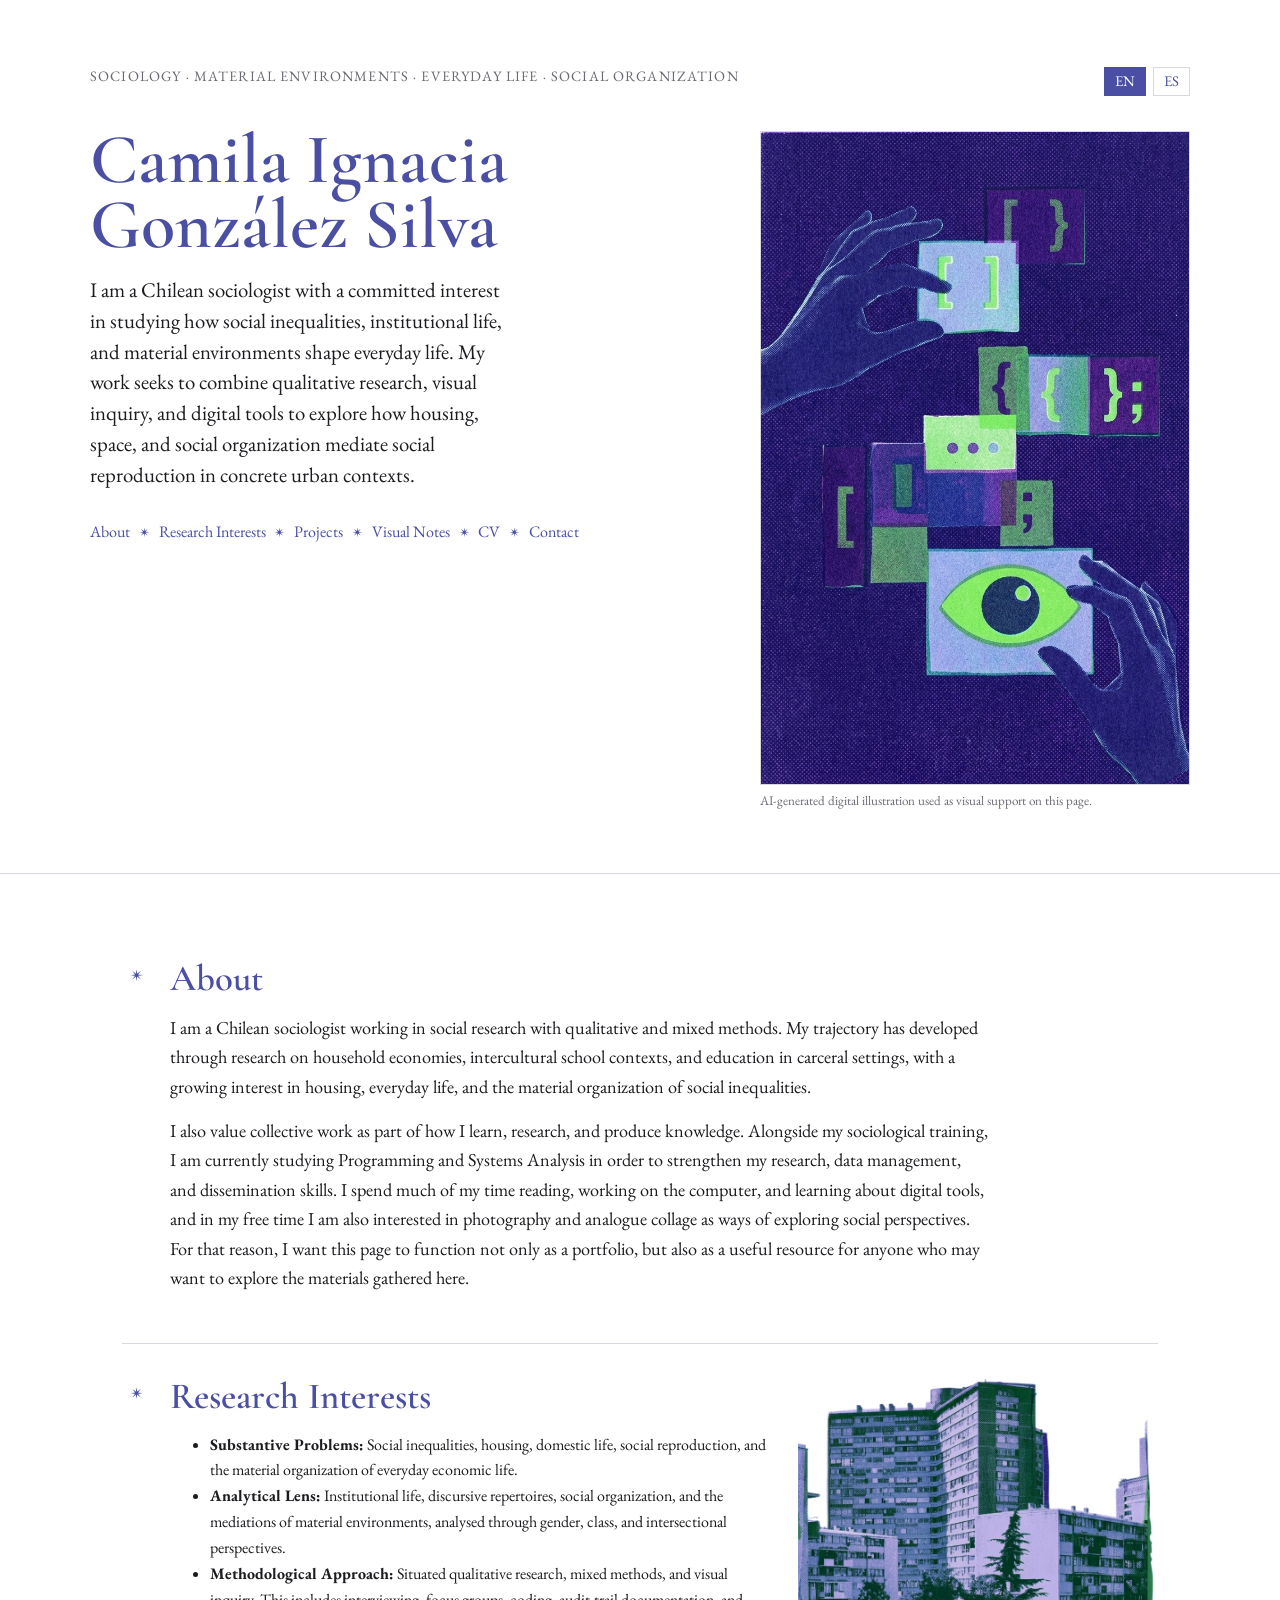
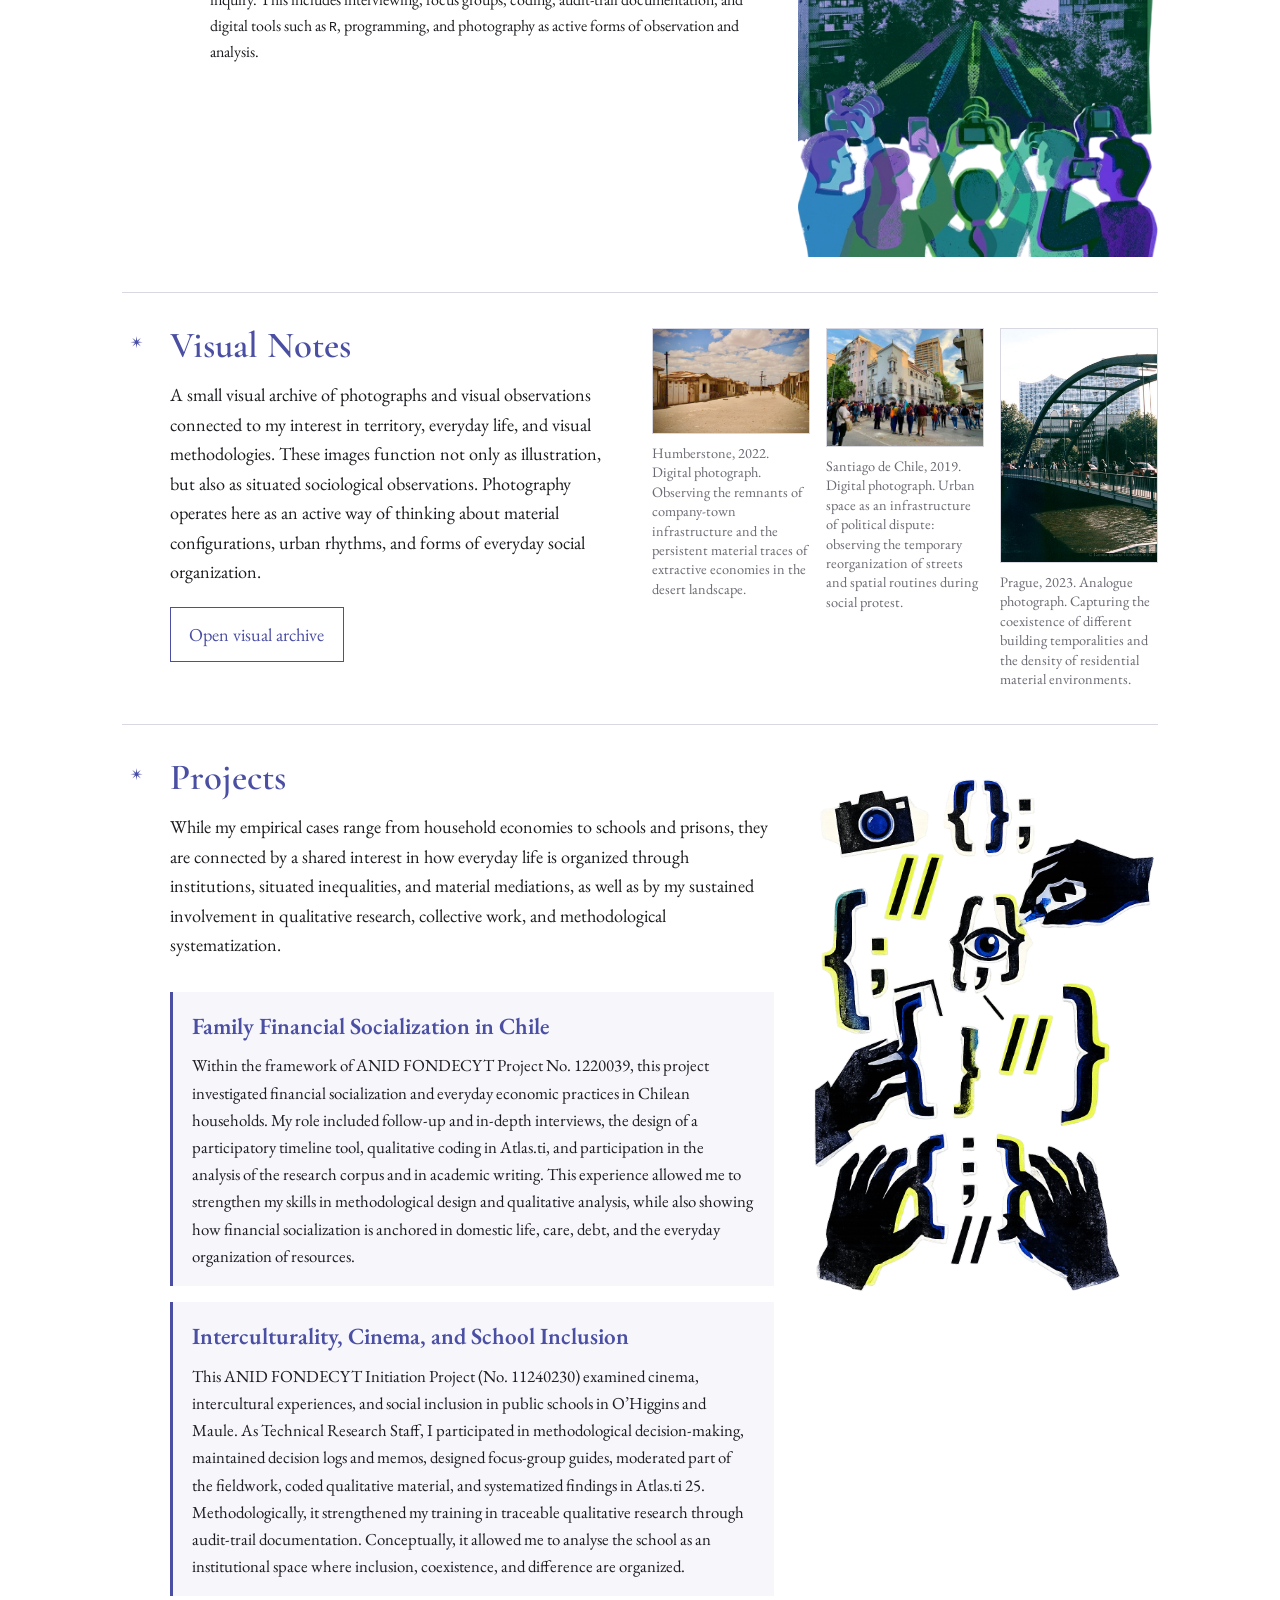
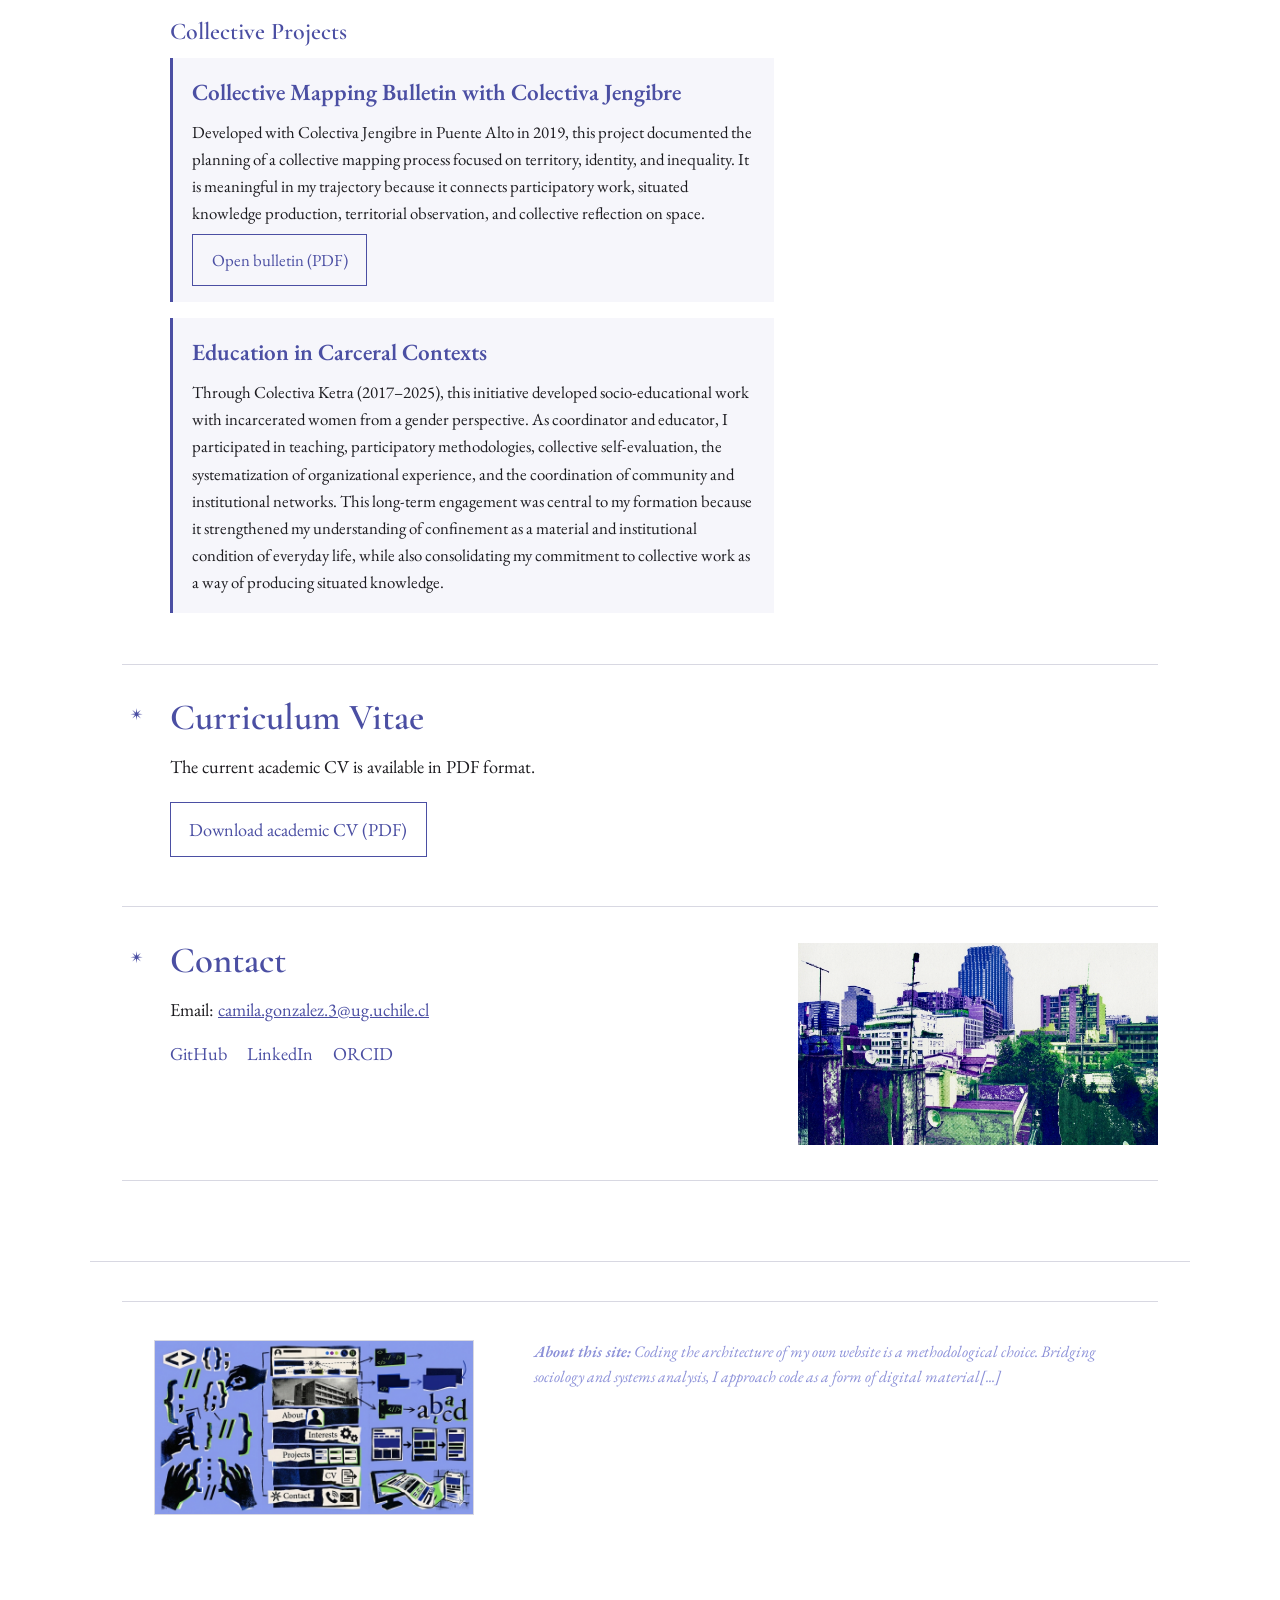
<file: index.html>
<!DOCTYPE html>
<!--
  Tipo de documento HTML5.
  No es necesario cambiar esta línea.
-->

<html lang="en" data-lang="en">
<!--
  lang="en" indica que el sitio carga inicialmente en inglés.
  data-lang="en" permite que el botón de idioma muestre inglés por defecto.
  Si quieres que el sitio abra primero en español, cambia ambos a "es".
-->

<head>
  <meta charset="UTF-8">
  <!--
    Permite que se vean bien tildes, eñes y caracteres especiales.
    No conviene cambiar esto.
  -->

  <meta name="viewport" content="width=device-width, initial-scale=1.0">
  <!--
    Hace que el sitio se adapte bien a celulares y tablets.
    No conviene cambiar esto.
  -->

  <title>Camila Ignacia González Silva</title>
  <!--
    Este es el título que aparece en la pestaña del navegador.
    Cámbialo por tu nombre.
  -->

  <meta name="description" content="Academic and professional portfolio of Camila Ignacia González Silva: sociology, research, projects, visual notes, and CV.">
  <!--
    Esta es una breve descripción del sitio.
    Puede aparecer en buscadores.
    Cámbiala por una descripción corta de tu perfil.
  -->

  <link rel="stylesheet" href="assets/css/style.css">
  <!--
    Esta línea conecta el HTML con tu archivo de estilos CSS.
    Solo cámbiala si el archivo style.css está en otra carpeta o tiene otro nombre.
  -->
</head>

<body>
  <!-- =========================================================
       ENCABEZADO PRINCIPAL / HERO
       Aquí va la presentación inicial del sitio:
       - nombre
       - descripción breve
       - menú
       - imagen principal
     ========================================================= -->

  <header class="hero">
    <div class="hero-inner">

      <div class="hero-topline">
        <p class="eyebrow">
          <!--
            Frase corta que resume el perfil.
            Hay una versión en inglés y una en español.
            Cambia ambos textos si adaptas esta plantilla.
          -->
          <span class="lang lang-en" lang="en">Sociology · Material Environments · Everyday Life · Social Organization</span>
          <span class="lang lang-es" lang="es">Sociología · Entornos Materiales · Vida Cotidiana · Organización Social</span>
        </p>

        <div class="language-switch" aria-label="Language switcher">
          <!--
            Botones para cambiar entre inglés y español.
            No conviene modificar la estructura.
            Solo usa esta parte tal como está.
          -->
          <button class="lang-btn active" data-lang="en" type="button" aria-pressed="true">EN</button>
          <button class="lang-btn" data-lang="es" type="button" aria-pressed="false">ES</button>
        </div>
      </div>

      <div class="hero-grid">
        <div class="hero-text">
          <h1>Camila Ignacia González Silva</h1>
          <!--
            Tu nombre principal.
            Cámbialo por tu nombre completo o nombre profesional.
          -->

          <p class="lead lang lang-en" lang="en">
            I am a Chilean sociologist with a committed interest in studying how social inequalities, institutional life, and material environments shape everyday life. My work seeks to combine qualitative research, visual inquiry, and digital tools to explore how housing, space, and social organization mediate social reproduction in concrete urban contexts.
          </p>

        <p class="lead lang lang-es" lang="es">
          Soy socióloga, chilena, y mi agenda de trabajo se centra en estudiar cómo las desigualdades sociales, la vida institucional y los entornos materiales configuran la vida cotidiana. Mi práctica busca combinar investigación cualitativa, indagación visual y herramientas digitales para explorar cómo la vivienda, el espacio y la organización social median la reproducción social en contextos urbanos concretos.
          </p>
          <!--
            Este es el texto breve de presentación.
            Debes cambiar ambas versiones: inglés y español.
          -->

          <nav class="main-nav" aria-label="Main navigation">
            <!--
              Menú principal del sitio.
              Cada enlace lleva a una sección de la misma página
              o a una subpágina del sitio.
            -->

            <a href="#about">
              <span class="lang lang-en" lang="en">About</span>
              <span class="lang lang-es" lang="es">Sobre mí</span>
            </a>

            <span class="nav-separator" aria-hidden="true">✴︎</span>

            <a href="#interests">
              <span class="lang lang-en" lang="en">Research Interests</span>
              <span class="lang lang-es" lang="es">Intereses de investigación</span>
            </a>

            <span class="nav-separator" aria-hidden="true">✴︎</span>

            <a href="#projects">
              <span class="lang lang-en" lang="en">Projects</span>
              <span class="lang lang-es" lang="es">Proyectos</span>
            </a>

            <span class="nav-separator" aria-hidden="true">✴︎</span>

            <a href="visual_notes.html">
              <span class="lang lang-en" lang="en">Visual Notes</span>
              <span class="lang lang-es" lang="es">Notas visuales</span>
            </a>

            <span class="nav-separator" aria-hidden="true">✴︎</span>

            <a href="#cv">
              <span class="lang lang-en" lang="en">CV</span>
              <span class="lang lang-es" lang="es">CV</span>
            </a>

            <span class="nav-separator" aria-hidden="true">✴︎</span>

            <a href="#contact">
              <span class="lang lang-en" lang="en">Contact</span>
              <span class="lang lang-es" lang="es">Contacto</span>
            </a>
          </nav>
        </div>

        <figure class="hero-image">
          <img src="assets/img/web-icon-1.png" alt="Illustrated hands arranging floating blocks with coding symbols, brackets, punctuation marks, and a green eye on a dark purple background.">
          <!-- 
            Imagen principal del encabezado.
            Para cambiarla:
            1. Guarda tu imagen en la carpeta assets/img/
            2. Cambia el nombre del archivo en src=
            3. Cambia el texto alt= describiendo la imagen
          -->

          <figcaption>
            <span class="lang lang-en" lang="en">AI-generated digital illustration used as visual support on this page.</span>
            <span class="lang lang-es" lang="es">Ilustración digital generada con IA, utilizada como apoyo visual en esta página.</span>
          </figcaption>
          <!--
            Pie de foto de la imagen principal.
            Cambia ambas versiones si usas otra imagen.
          -->
        </figure>
      </div>
    </div>
  </header>

  <!-- =========================================================
       CONTENIDO PRINCIPAL DEL SITIO
     ========================================================= -->

  <main>

    <!-- =====================================================
         SECCIÓN ABOUT / SOBRE MÍ
         Aquí va una presentación más desarrollada.
       ===================================================== -->
    <section id="about" class="content-section">
      <div class="section-label" aria-hidden="true">✴︎</div>
      <!--
        Este símbolo decorativo acompaña el título de la sección.
        No es necesario cambiarlo.
      -->

      <div class="section-body">
        <h2>
          <span class="lang lang-en" lang="en">About</span>
          <span class="lang lang-es" lang="es">Sobre mí</span>
        </h2>

        <p class="lang lang-en" lang="en">
          I am a Chilean sociologist working in social research with qualitative and mixed methods. My trajectory has developed through research on household economies, intercultural school contexts, and education in carceral settings, with a growing interest in housing, everyday life, and the material organization of social inequalities.
        </p>

        <p class="lang lang-en" lang="en">
          I also value collective work as part of how I learn, research, and produce knowledge. Alongside my sociological training, I am currently studying Programming and Systems Analysis in order to strengthen my research, data management, and dissemination skills. I spend much of my time reading, working on the computer, and learning about digital tools, and in my free time I am also interested in photography and analogue collage as ways of exploring social perspectives. For that reason, I want this page to function not only as a portfolio, but also as a useful resource for anyone who may want to explore the materials gathered here.
        </p>

        <p class="lang lang-es" lang="es">
          Soy socióloga chilena y trabajo en investigación social con metodologías cualitativas y mixtas. Mi trayectoria se ha desarrollado a través de investigaciones sobre economías domésticas, contextos escolares interculturales y educación en contextos de encierro, con un interés creciente por la vivienda, la vida cotidiana y la organización material de las desigualdades sociales.
        </p>

        <p class="lang lang-es" lang="es">
          También valoro el trabajo colectivo como parte de mi forma de aprender, investigar y producir conocimiento. Junto con mi formación sociológica, actualmente estudio Programación y Análisis de Sistemas para fortalecer mis herramientas de investigación, gestión de información y difusión. Paso gran parte de mi tiempo leyendo, trabajando en el computador y aprendiendo sobre herramientas digitales, y en mis tiempos libres también me interesa la fotografía y el collage análogo como formas de explorar miradas sobre lo social. Por eso, me interesa que esta página funcione no solo como un portafolio, sino también como un recurso útil para quien quiera consultar los materiales reunidos aquí.
        </p>
        <!--
          Texto principal de la sección Sobre mí.
          Edita ambas versiones con tu propia presentación.
        -->
      </div>
    </section>

    <!-- =====================================================
         SECCIÓN RESEARCH INTERESTS / INTERESES DE INVESTIGACIÓN
         Esta sección tiene dos columnas:
         - texto
         - imagen
       ===================================================== -->
    <section id="interests" class="content-section">
      <div class="section-label" aria-hidden="true">✴︎</div>

      <div class="section-body">
        <div class="interests-layout">
          <!--
            Este contenedor organiza texto e imagen en columnas.
            No conviene cambiar su estructura.
          -->

          <div class="interests-text">
            <h2>
              <span class="lang lang-en" lang="en">Research Interests</span>
              <span class="lang lang-es" lang="es">Intereses de investigación</span>
            </h2>

            <div class="lang lang-en" lang="en">
              <ul>
                <li><strong>Substantive Problems:</strong> Social inequalities, housing, domestic life, social reproduction, and the material organization of everyday economic life.</li>
                <li><strong>Analytical Lens:</strong> Institutional life, discursive repertoires, social organization, and the mediations of material environments, analysed through gender, class, and intersectional perspectives.</li>
                <li><strong>Methodological Approach:</strong> Situated qualitative research, mixed methods, and visual inquiry. This includes interviewing, focus groups, coding, audit-trail documentation, and digital tools such as <code>R</code>, programming, and photography as active forms of observation and analysis.</li>
              </ul>
            </div>

            <div class="lang lang-es" lang="es">
              <ul>
                <li><strong>Problemas sustantivos:</strong> Desigualdades sociales, vivienda, vida doméstica, reproducción social y la organización material de la vida económica cotidiana.</li>
                <li><strong>Lente analítico:</strong> Vida institucional, repertorios discursivos, organización social y las mediaciones de los entornos materiales, analizados desde perspectivas de género, clase e interseccionalidad.</li>
                <li><strong>Apuesta metodológica:</strong> Investigación cualitativa situada, métodos mixtos e indagación visual. Esto incluye entrevistas, grupos focales, codificación, documentación de audit-trail y herramientas digitales como <code>R</code>, programación y fotografía como formas activas de observación y análisis.</li>
              </ul>
            </div>
            <!--
              Texto de intereses de investigación.
              Edita ambas versiones.
            -->
          </div>

          <figure class="interests-image">
            <img src="assets/img/photovoice.png" alt="Collage-style image related to research interests in urban life, visual methods, and social observation">
            <!--
              Imagen de esta sección.
              Para cambiarla:
              - reemplaza el nombre del archivo en src=
              - cambia el texto alt=
            -->
          </figure>
        </div>
      </div>
    </section>

    <!-- =====================================================
         SECCIÓN VISUAL NOTES / NOTAS VISUALES
         Vista previa breve del archivo visual.
       ===================================================== -->
    <section id="visual-notes-preview" class="content-section">
      <div class="section-label" aria-hidden="true">✴︎</div>

      <div class="section-body">
        <div class="visual-preview-layout">
          <div class="visual-preview-text">
            <h2>
              <span class="lang lang-en" lang="en">Visual Notes</span>
              <span class="lang lang-es" lang="es">Notas visuales</span>
            </h2>

            <p class="lang lang-en" lang="en">
              A small visual archive of photographs and visual observations connected to my interest in territory, everyday life, and visual methodologies. These images function not only as illustration, but also as situated sociological observations. Photography operates here as an active way of thinking about material configurations, urban rhythms, and forms of everyday social organization.
            </p>

            <p class="lang lang-es" lang="es">
              Un pequeño archivo visual de fotografías y observaciones visuales vinculado a mi interés por el territorio, la vida cotidiana y las metodologías visuales. Estas imágenes funcionan no solo como ilustración, sino también como observaciones sociológicas situadas. La fotografía opera aquí como una forma activa de pensar configuraciones materiales, ritmos urbanos y formas de organización social cotidiana.
            </p>

            <p>
              <a class="cv-link" href="visual_notes.html">
                <span class="lang lang-en" lang="en">Open visual archive</span>
                <span class="lang lang-es" lang="es">Abrir archivo visual</span>
              </a>
            </p>
          </div>

          <div class="visual-preview-grid" aria-label="Visual Notes preview">
            <figure class="visual-preview-card">
              <a href="visual_notes.html">
                <img src="assets/img/photos_web/thumbs/humberstone-1.jpg" alt="Street view in Humberstone with houses, utility poles, and desert sky">
              </a>
              <figcaption>
                <span class="lang lang-en" lang="en">Humberstone, 2022. Digital photograph. Observing the remnants of company-town infrastructure and the persistent material traces of extractive economies in the desert landscape.</span>
                <span class="lang lang-es" lang="es">Humberstone, 2022. Fotografía digital. Observación de los restos de la infraestructura de las salitreras y las huellas materiales persistentes de las economías extractivas en el paisaje desértico.</span>
              </figcaption>
            </figure>

            <figure class="visual-preview-card">
              <a href="visual_notes.html">
                <img src="assets/img/photos_web/thumbs/demonstration-santiago-2019.jpg" alt="Street demonstration in Santiago de Chile in 2019">
              </a>
              <figcaption>
                <span class="lang lang-en" lang="en">Santiago de Chile, 2019. Digital photograph. Urban space as an infrastructure of political dispute: observing the temporary reorganization of streets and spatial routines during social protest.</span>
                <span class="lang lang-es" lang="es">Santiago de Chile, 2019. Fotografía digital. El espacio urbano como infraestructura de disputa política: observando la reorganización temporal de las calles y las rutinas espaciales durante la protesta social.</span>
              </figcaption>
            </figure>

            <figure class="visual-preview-card">
              <a href="visual_notes.html">
                <img src="assets/img/photos_web/thumbs/buildings-prague-analogue.jpg" alt="Analogue photograph of Prague architecture">
              </a>
              <figcaption>
                <span class="lang lang-en" lang="en">Prague, 2023. Analogue photograph. Capturing the coexistence of different building temporalities and the density of residential material environments.</span>
                <span class="lang lang-es" lang="es">Praga, 2023. Fotografía análoga. Capturando la coexistencia de distintas temporalidades edilicias y la densidad de los entornos materiales residenciales.</span>
              </figcaption>
            </figure>
          </div>
        </div>
      </div>
    </section>

    <!-- =====================================================
         SECCIÓN PROJECTS / PROYECTOS
         Se reorganizó para separar:
         - proyectos individuales/seleccionados
         - proyectos colectivos
         La tarjeta de "Education in Carceral Contexts" pasa al
         bloque de proyectos colectivos.
       ===================================================== -->
    <section id="projects" class="content-section">
      <div class="section-label" aria-hidden="true">✴︎</div>

      <div class="section-body">
        <div class="projects-layout">
          <div class="projects-text">
            <h2>
              <span class="lang lang-en" lang="en">Projects</span>
              <span class="lang lang-es" lang="es">Proyectos</span>
            </h2>

            <p class="lang lang-en" lang="en" style="margin-bottom: 2rem;">
              While my empirical cases range from household economies to schools and prisons, they are connected by a shared interest in how everyday life is organized through institutions, situated inequalities, and material mediations, as well as by my sustained involvement in qualitative research, collective work, and methodological systematization.
            </p>
            <p class="lang lang-es" lang="es" style="margin-bottom: 2rem;">
              Aunque mis casos empíricos abarcan desde economías domésticas hasta escuelas y cárceles, todos se articulan por un interés común en cómo la vida cotidiana se organiza a través de instituciones, desigualdades situadas y mediaciones materiales, así como por mi participación sostenida en investigación cualitativa, trabajo colectivo y sistematización metodológica.
            </p>

            <div class="project-card">
              <h3>
                <span class="lang lang-en" lang="en">Family Financial Socialization in Chile</span>
                <span class="lang lang-es" lang="es">Socialización financiera familiar en Chile</span>
              </h3>
              <p class="lang lang-en" lang="en">
                Within the framework of ANID FONDECYT Project No. 1220039, this project investigated financial socialization and everyday economic practices in Chilean households. My role included follow-up and in-depth interviews, the design of a participatory timeline tool, qualitative coding in Atlas.ti, and participation in the analysis of the research corpus and in academic writing. This experience allowed me to strengthen my skills in methodological design and qualitative analysis, while also showing how financial socialization is anchored in domestic life, care, debt, and the everyday organization of resources.
              </p>
              <p class="lang lang-es" lang="es">
                En el marco del Proyecto ANID FONDECYT N.º 1220039, esta investigación analizó la socialización financiera y las prácticas económicas cotidianas en hogares chilenos. Mi rol incluyó entrevistas de seguimiento y en profundidad, el diseño de una herramienta participativa basada en una línea de tiempo, la codificación cualitativa en Atlas.ti y la participación en el análisis del corpus y en la escritura académica. Esta experiencia fortaleció mis capacidades en diseño metodológico y análisis cualitativo, y al mismo tiempo me permitió observar cómo la socialización financiera se ancla en la vida doméstica, el cuidado, la deuda y la organización cotidiana de los recursos.
              </p>
            </div>

            <div class="project-card">
              <h3>
                <span class="lang lang-en" lang="en">Interculturality, Cinema, and School Inclusion</span>
                <span class="lang lang-es" lang="es">Interculturalidad, cine e inclusión escolar</span>
              </h3>
              <p class="lang lang-en" lang="en">
                This ANID FONDECYT Initiation Project (No. 11240230) examined cinema, intercultural experiences, and social inclusion in public schools in O’Higgins and Maule. As Technical Research Staff, I participated in methodological decision-making, maintained decision logs and memos, designed focus-group guides, moderated part of the fieldwork, coded qualitative material, and systematized findings in Atlas.ti 25. Methodologically, it strengthened my training in traceable qualitative research through audit-trail documentation. Conceptually, it allowed me to analyse the school as an institutional space where inclusion, coexistence, and difference are organized.
              </p>
              <p class="lang lang-es" lang="es">
                Este Proyecto ANID FONDECYT de Iniciación (N.º 11240230) investigó el cine, las experiencias interculturales y la inclusión social en escuelas públicas de O’Higgins y Maule. Como personal técnico de investigación, participé en la toma de decisiones metodológicas, mantuve decision logs y memos, diseñé guías de grupos focales, moderé parte del trabajo de campo, codifiqué material cualitativo y sistematicé hallazgos en Atlas.ti 25. Metodológicamente, fortaleció mi formación en investigación cualitativa trazable mediante documentación de audit-trail. Conceptualmente, me permitió analizar la escuela como un espacio institucional donde se organizan la inclusión, la convivencia y la diferencia.
              </p>
            </div>

            <h3 class="projects-subtitle">
              <a href="collective_projects.html">
                <span class="lang lang-en" lang="en">Collective Projects</span>
                <span class="lang lang-es" lang="es">Proyectos colectivos</span>
              </a>
            </h3>

            <div class="project-card">
              <h3>
                <a href="collective_projects.html">
                  <span class="lang lang-en" lang="en">Collective Mapping Bulletin with Colectiva Jengibre</span>
                  <span class="lang lang-es" lang="es">Boletín de mapeo colectivo con Colectiva Jengibre</span>
                </a>
              </h3>
              <p class="lang lang-en" lang="en">
                Developed with Colectiva Jengibre in Puente Alto in 2019, this project documented the planning of a collective mapping process focused on territory, identity, and inequality. It is meaningful in my trajectory because it connects participatory work, situated knowledge production, territorial observation, and collective reflection on space.
              </p>
              <p class="lang lang-es" lang="es">
                Desarrollado junto a Colectiva Jengibre en Puente Alto en 2019, este proyecto documentó la planificación de un proceso de mapeo colectivo centrado en territorio, identidad y desigualdad. Es importante en mi recorrido porque articula trabajo participativo, producción de conocimiento situado, observación territorial y reflexión colectiva sobre el espacio.
              </p>
              <p>
                <a class="cv-link" href="assets/pdf/mapeo-colectivo-jengibre-2019.pdf" target="_blank" rel="noopener noreferrer">
                  <span class="lang lang-en" lang="en">Open bulletin (PDF)</span>
                  <span class="lang lang-es" lang="es">Abrir boletín (PDF)</span>
                </a>
              </p>
            </div>

            <div class="project-card">
              <h3>
                <a href="collective_projects.html">
                  <span class="lang lang-en" lang="en">Education in Carceral Contexts</span>
                  <span class="lang lang-es" lang="es">Educación en contextos de encierro</span>
                </a>
              </h3>
              <p class="lang lang-en" lang="en">
                Through Colectiva Ketra (2017–2025), this initiative developed socio-educational work with incarcerated women from a gender perspective. As coordinator and educator, I participated in teaching, participatory methodologies, collective self-evaluation, the systematization of organizational experience, and the coordination of community and institutional networks. This long-term engagement was central to my formation because it strengthened my understanding of confinement as a material and institutional condition of everyday life, while also consolidating my commitment to collective work as a way of producing situated knowledge.
              </p>
              <p class="lang lang-es" lang="es">
                A través de Colectiva Ketra (2017–2025), esta iniciativa desarrolló trabajo socioeducativo con mujeres privadas de libertad desde una perspectiva de género. Como coordinadora y educadora, participé en docencia, metodologías participativas, autoevaluación colectiva, sistematización de la experiencia organizacional y articulación de redes comunitarias e institucionales. Este compromiso de largo plazo fue central en mi formación porque fortaleció mi comprensión del encierro como una condición material e institucional de la vida cotidiana, y al mismo tiempo consolidó mi compromiso con el trabajo colectivo como una forma de producir conocimiento situado.
              </p>
            </div>
          </div>

          <figure class="projects-image">
            <img src="assets/img/fondo_pagina.png" alt="Collage-style visual composition with hands, brackets, punctuation marks, and visual research motifs">
            <!--
              Imagen lateral de la sección Projects.
              Puedes cambiar archivo y descripción.
            -->
          </figure>
        </div>
      </div>
    </section>

    <!-- =====================================================
         SECCIÓN CV
         Aquí se muestra un enlace para descargar el CV en PDF.
       ===================================================== -->
    <section id="cv" class="content-section">
      <div class="section-label" aria-hidden="true">✴︎</div>

      <div class="section-body">
        <h2>
          <span class="lang lang-en" lang="en">Curriculum Vitae</span>
          <span class="lang lang-es" lang="es">Currículum Vitae</span>
        </h2>

        <p class="lang lang-en" lang="en">
          The current academic CV is available in PDF format.
        </p>
        <p class="lang lang-es" lang="es">
          El CV académico actualizado está disponible en formato PDF.
        </p>

        <p>
          <a class="cv-link" href="assets/pdf/Camila_Gonzalez_Silva_CV.pdf" target="_blank" rel="noopener noreferrer">
            <span class="lang lang-en" lang="en">Download academic CV (PDF)</span>
            <span class="lang lang-es" lang="es">Descargar CV académico (PDF)</span>
          </a>
        </p>
        <!--
          Para cambiar el CV:
          - guarda tu PDF en assets/pdf/
          - cambia el nombre del archivo en href=
          - puedes también cambiar el texto del botón
        -->
      </div>
    </section>

    <!-- =====================================================
         SECCIÓN CONTACT / CONTACTO
         Tiene dos columnas:
         - texto
         - imagen
         En pantallas pequeñas, el CSS hará que la imagen pase abajo.
       ===================================================== -->
    <section id="contact" class="content-section">
      <div class="section-label" aria-hidden="true">✴︎</div>

      <div class="section-body">
        <div class="contact-layout">
          <div class="contact-text">
            <h2>
              <span class="lang lang-en" lang="en">Contact</span>
              <span class="lang lang-es" lang="es">Contacto</span>
            </h2>

            <p>
              <span class="lang lang-en" lang="en">Email:</span>
              <span class="lang lang-es" lang="es">Correo:</span>
              <a href="mailto:camila.gonzalez.3@ug.uchile.cl">camila.gonzalez.3@ug.uchile.cl</a>
            </p>

            <p class="contact-links">
              <a href="https://github.com/cami-gs" target="_blank" rel="noopener noreferrer">GitHub</a>
              <a href="https://www.linkedin.com/in/cami-gs/" target="_blank" rel="noopener noreferrer">LinkedIn</a>
              <a href="https://orcid.org/0009-0001-7562-7321" target="_blank" rel="noopener noreferrer">ORCID</a>
            </p>
            <!--
              Aquí van tus datos de contacto.
              Puedes cambiar:
              - el correo
              - GitHub
              - LinkedIn
              - ORCID
              - agregar o quitar enlaces
            -->
          </div>

          <figure class="contact-image">
            <img src="assets/img/web-1.png" alt="Urban visual composition of Santiago de Chile in blue, green, and violet tones">
            <!--
              Imagen de la sección Contact.
              Puedes reemplazarla por otra imagen.
            -->
          </figure>
        </div>
      </div>
    </section>
  </main>

    <!-- =========================================================
       CIERRE DEL SITIO: NOTA FINAL + IMAGEN
     ========================================================= -->
  <section class="closing-wrap">
    <!-- =========================================================
         NOTA FINAL SOBRE EL SITIO / ABOUT THIS SITE
         Breve nota metodológica sobre la construcción de la web.
       ========================================================= -->
    <section class="closing-wrap">
  <div class="section-body">
    <div class="closing-layout">
      <figure class="closing-image">
        <img src="assets/img/site-under-construction.jpeg" alt="Collage-style visual composition reading 'This site is currently under construction'">
      </figure>

      <div class="closing-text">
        <p class="lang lang-en" lang="en">
          <strong>About this site:</strong> Coding the architecture of my own website is a methodological choice. Bridging sociology and systems analysis, I approach code as a form of digital material[...]
        </p>

        <p class="lang lang-es" lang="es">
          <strong>Sobre este sitio:</strong> Programar la arquitectura de mi propia web es una decisión metodológica. Desde el cruce entre la sociología y el análisis de sistemas, trato el código[...]
        </p>
      </div>
    </div>
  </div>
</section>

  <!-- =========================================================
       SCRIPT DE CAMBIO DE IDIOMA
       Permite alternar entre inglés y español.
       No conviene editarlo si no sabes JavaScript.
     ========================================================= -->
  <script>
    const buttons = document.querySelectorAll('.lang-btn');
    const root = document.documentElement;

    function setLanguage(lang) {
      root.setAttribute('data-lang', lang);
      localStorage.setItem('site-language', lang);

      buttons.forEach(btn => {
        const isActive = btn.dataset.lang === lang;
        btn.classList.toggle('active', isActive);
        btn.setAttribute('aria-pressed', isActive ? 'true' : 'false');
      });
    }

    const savedLanguage = localStorage.getItem('site-language') || 'en';
    setLanguage(savedLanguage);

    buttons.forEach(btn => {
      btn.addEventListener('click', () => {
        setLanguage(btn.dataset.lang);
      });
    });
  </script>
</body>
</html>
</file>
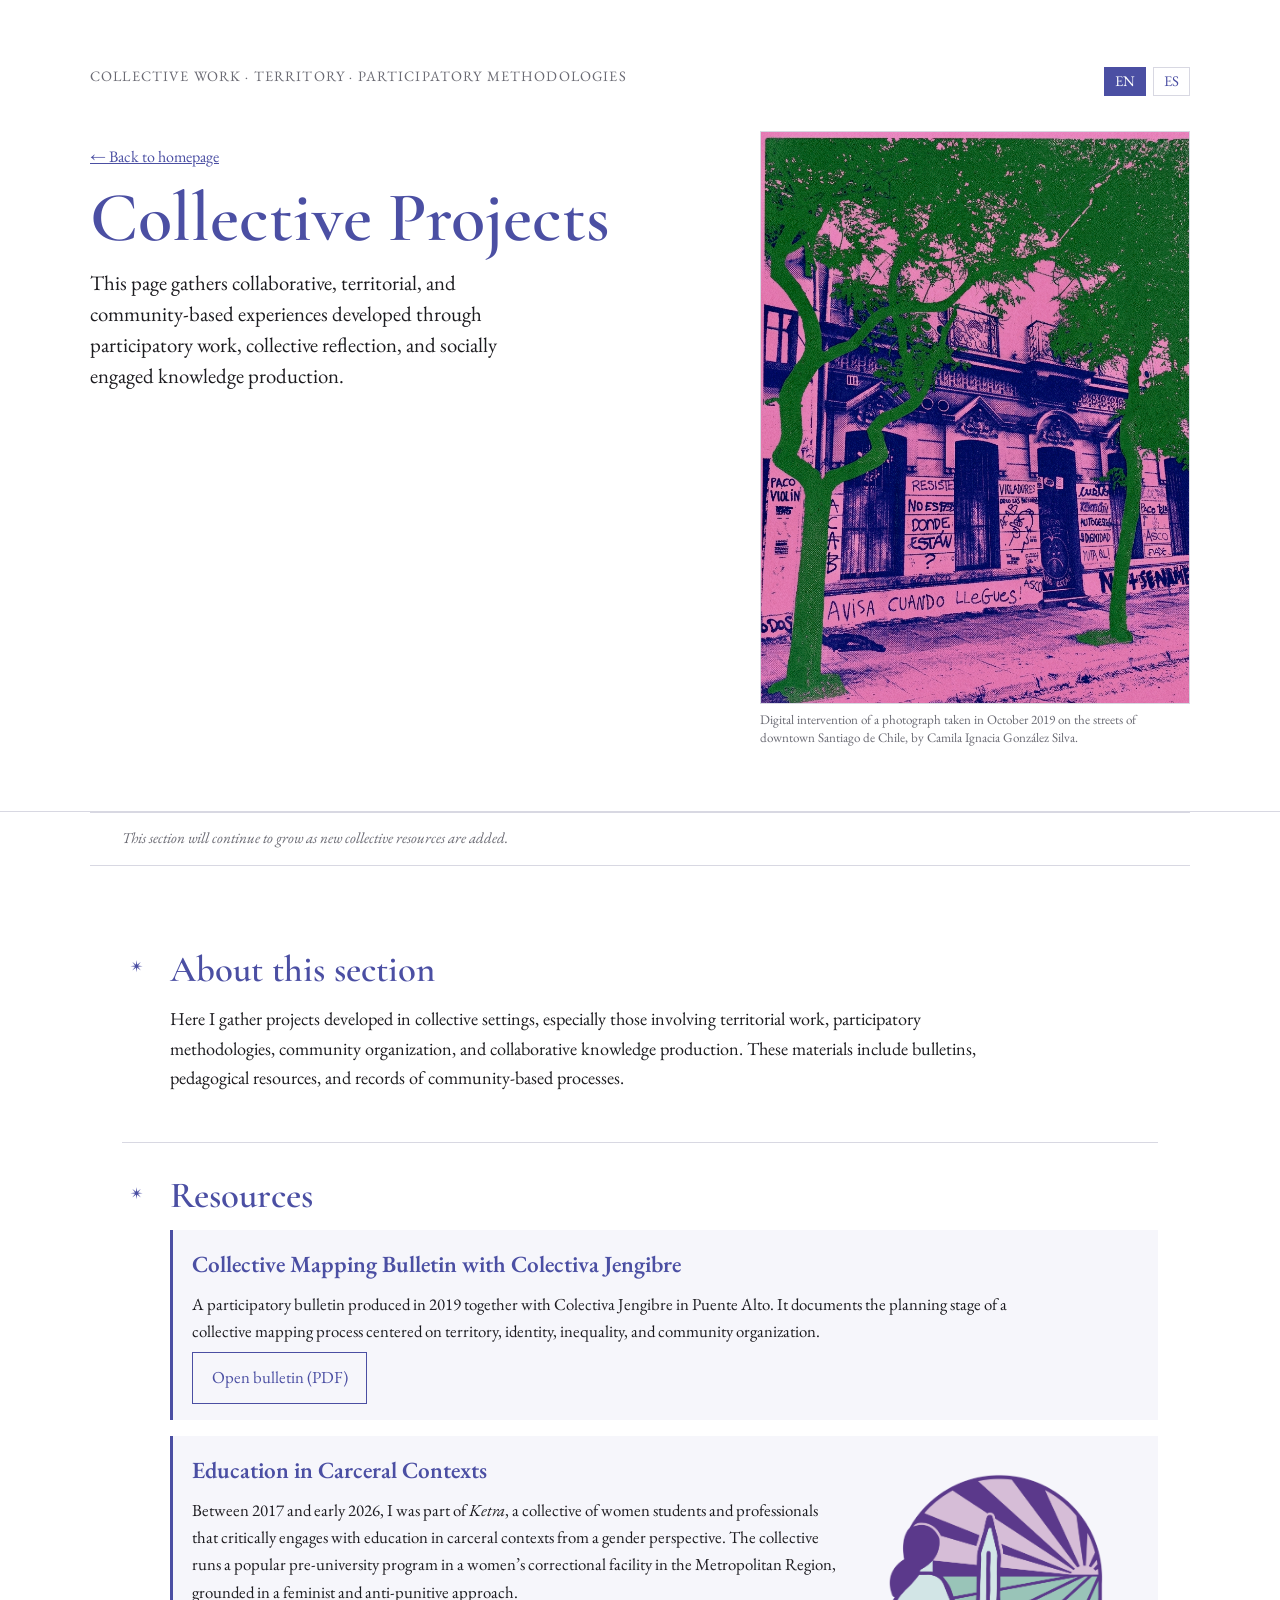
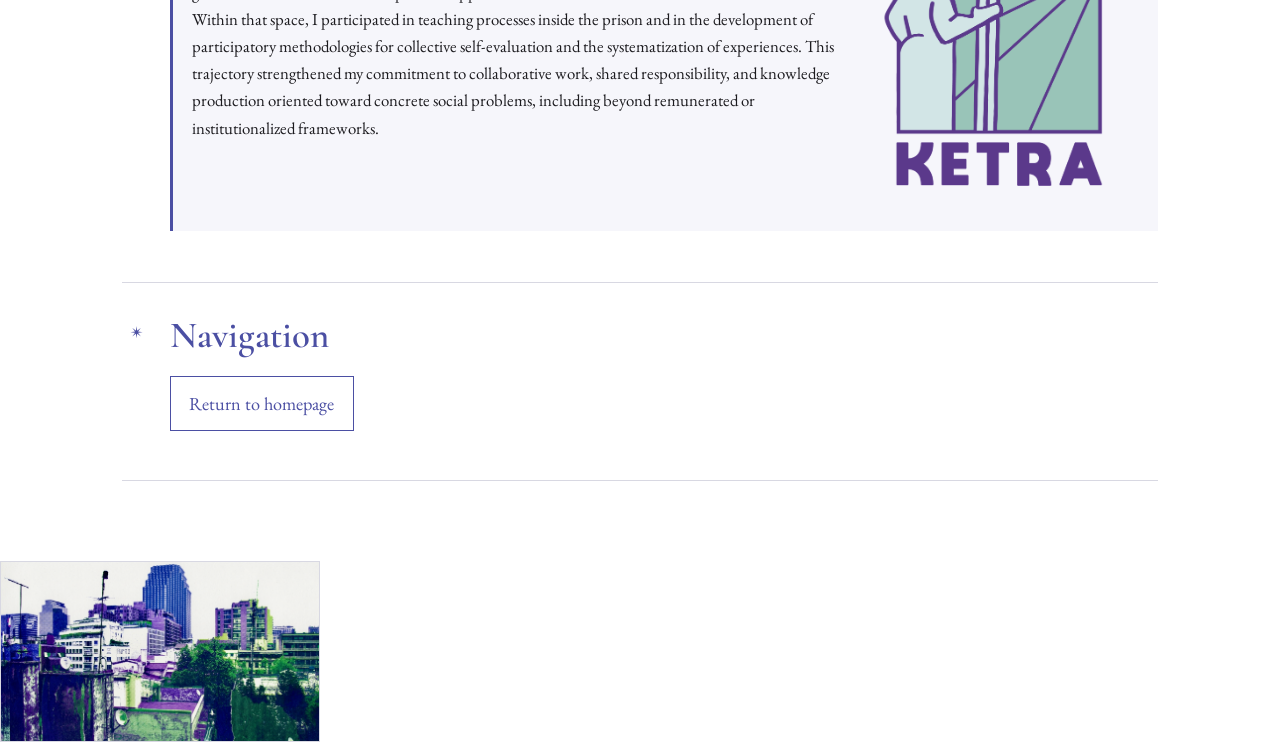
<file: collective_projects.html>
<!DOCTYPE html>
<!--
  Tipo de documento HTML5.
  No es necesario cambiar esta línea.
-->

<html lang="en" data-lang="en">
<!--
  lang="en" indica que la página carga inicialmente en inglés.
  data-lang="en" permite que el botón de idioma muestre inglés por defecto.
  Si quieres que la página abra primero en español, cambia ambos a "es".
-->

<head>
  <meta charset="UTF-8">
  <!--
    Permite que se vean bien tildes, eñes y caracteres especiales.
    No conviene cambiar esto.
  -->

  <meta name="viewport" content="width=device-width, initial-scale=1.0">
  <!--
    Hace que la página se adapte bien a celulares y tablets.
    No conviene cambiar esto.
  -->

  <title>Collective Projects | Camila Ignacia González Silva</title>
  <!--
    Título que aparece en la pestaña del navegador.
    Puedes cambiarlo si quieres otro nombre para esta subpágina.
  -->

  <meta name="description" content="Collective, community-based, and participatory projects by Camila Ignacia González Silva.">
  <!--
    Breve descripción para buscadores.
    Puedes ajustarla si agregas nuevos contenidos.
  -->

  <link rel="stylesheet" href="assets/css/style.css">
  <!--
    Esta línea conecta la página con el mismo CSS del sitio principal.
    Así se mantiene coherencia visual.
  -->
</head>

<body>
  <!-- =========================================================
       ENCABEZADO DE LA SUBPÁGINA
       Mantiene la identidad del sitio, pero con un foco más simple
       que la portada principal.
     ========================================================= -->

  <header class="hero">
    <div class="hero-inner">

      <div class="hero-topline">
        <p class="eyebrow">
          <span class="lang lang-en" lang="en">Collective Work · Territory · Participatory Methodologies</span>
          <span class="lang lang-es" lang="es">Trabajo colectivo · Territorio · Metodologías participativas</span>
        </p>

        <div class="language-switch" aria-label="Language switcher">
          <button class="lang-btn active" data-lang="en" type="button" aria-pressed="true">EN</button>
          <button class="lang-btn" data-lang="es" type="button" aria-pressed="false">ES</button>
        </div>
      </div>

      <div class="hero-grid">
        <div class="hero-text">
          <p>
            <a href="index.html">
              <span class="lang lang-en" lang="en">← Back to homepage</span>
              <span class="lang lang-es" lang="es">← Volver a la página principal</span>
            </a>
          </p>

          <h1>
            <span class="lang lang-en" lang="en">Collective Projects</span>
            <span class="lang lang-es" lang="es">Proyectos colectivos</span>
          </h1>

          <p class="lead lang lang-en" lang="en">
            This page gathers collaborative, territorial, and community-based experiences developed through participatory work, collective reflection, and socially engaged knowledge production.
          </p>

          <p class="lead lang lang-es" lang="es">
            Esta página reúne experiencias colaborativas, territoriales y comunitarias desarrolladas mediante trabajo participativo, reflexión colectiva y producción de conocimiento con incidencia social.
          </p>
        </div>

        <figure class="hero-image">
          <img src="assets/img/collective-projects.png" alt="Urban visual composition related to collective and territorial work">
          <figcaption>
            <span class="lang lang-en" lang="en">Digital intervention of a photograph taken in October 2019 on the streets of downtown Santiago de Chile, by Camila Ignacia González Silva.</span>
            <span class="lang lang-es" lang="es">Intervención digital de una fotografía tomada en octubre de 2019, en las calles del centro de Santiago de Chile, por Camila Ignacia González Silva.</span>
          </figcaption>
        </figure>
      </div>
    </div>
  </header>

  <!-- =========================================================
       AVISO BREVE
     ========================================================= -->

  <div class="site-note">
    <p class="lang lang-en" lang="en">This section will continue to grow as new collective resources are added.</p>
    <p class="lang lang-es" lang="es">Esta sección seguirá creciendo a medida que se agreguen nuevos recursos colectivos.</p>
  </div>

  <!-- =========================================================
       CONTENIDO PRINCIPAL
     ========================================================= -->

  <main>
    <!-- =====================================================
         INTRODUCCIÓN
       ===================================================== -->
    <section class="content-section">
      <div class="section-label" aria-hidden="true">✴︎</div>

      <div class="section-body">
        <h2>
          <span class="lang lang-en" lang="en">About this section</span>
          <span class="lang lang-es" lang="es">Sobre esta sección</span>
        </h2>

        <p class="lang lang-en" lang="en">
          Here I gather projects developed in collective settings, especially those involving territorial work, participatory methodologies, community organization, and collaborative knowledge production. These materials include bulletins, pedagogical resources, and records of community-based processes.
        </p>

        <p class="lang lang-es" lang="es">
          Aquí reúno proyectos desarrollados en contextos colectivos, especialmente aquellos vinculados al trabajo territorial, las metodologías participativas, la organización comunitaria y la producción colaborativa de conocimiento. Estos materiales incluyen boletines, recursos pedagógicos y registros de procesos comunitarios.
        </p>
      </div>
    </section>

    <!-- =====================================================
         RECURSOS / TARJETAS DE PROYECTOS COLECTIVOS
       ===================================================== -->
    <section class="content-section">
      <div class="section-label" aria-hidden="true">✴︎</div>

      <div class="section-body">
        <h2>
          <span class="lang lang-en" lang="en">Resources</span>
          <span class="lang lang-es" lang="es">Recursos</span>
        </h2>

        <!-- ================================================
             RECURSO 1
           ================================================ -->
        <div class="project-card">
          <h3>
            <span class="lang lang-en" lang="en">Collective Mapping Bulletin with Colectiva Jengibre</span>
            <span class="lang lang-es" lang="es">Boletín de mapeo colectivo con Colectiva Jengibre</span>
          </h3>

          <p class="lang lang-en" lang="en">
            A participatory bulletin produced in 2019 together with Colectiva Jengibre in Puente Alto. It documents the planning stage of a collective mapping process centered on territory, identity, inequality, and community organization.
          </p>

          <p class="lang lang-es" lang="es">
            Boletín participativo elaborado en 2019 junto a Colectiva Jengibre en Puente Alto. Documenta la etapa de planificación de un proceso de mapeo colectivo centrado en territorio, identidad, desigualdad y organización comunitaria.
          </p>

          <p>
            <a class="cv-link" href="assets/pdf/mapeo-colectivo-jengibre-2019.pdf" target="_blank" rel="noopener noreferrer">
              <span class="lang lang-en" lang="en">Open bulletin (PDF)</span>
              <span class="lang lang-es" lang="es">Abrir boletín (PDF)</span>
            </a>
          </p>
        </div>

        <!-- ================================================
             RECURSO 2
           ================================================ -->
        <div class="project-card project-card-with-image">
          <div class="project-card-text">
            <h3>
              <span class="lang lang-en" lang="en">Education in Carceral Contexts</span>
              <span class="lang lang-es" lang="es">Educación en contextos de encierro</span>
            </h3>

            <p class="lang lang-en" lang="en">
              Between 2017 and early 2026, I was part of <em>Ketra</em>, a collective of women students and professionals that critically engages with education in carceral contexts from a gender perspective. The collective runs a popular pre-university program in a women’s correctional facility in the Metropolitan Region, grounded in a feminist and anti-punitive approach.
            </p>

            <p class="lang lang-en" lang="en">
              Within that space, I participated in teaching processes inside the prison and in the development of participatory methodologies for collective self-evaluation and the systematization of experiences. This trajectory strengthened my commitment to collaborative work, shared responsibility, and knowledge production oriented toward concrete social problems, including beyond remunerated or institutionalized frameworks.
            </p>

            <p class="lang lang-es" lang="es">
              Entre 2017 y comienzos de 2026 formé parte de <em>Ketra</em>, una colectiva de mujeres estudiantes y profesionales que problematiza la educación en contextos de encierro desde una perspectiva de género. La colectividad realiza en un Centro Penitenciario Femenino de la Región Metropolitana un preuniversitario popular, desde una mirada feminista y anti-punitivista.
            </p>

            <p class="lang lang-es" lang="es">
              En ese espacio participé en procesos de docencia dentro del centro penitenciario, así como en la generación de metodologías participativas para la autoevaluación colectiva y la sistematización de experiencias. Esa trayectoria reforzó en mí el valor del trabajo colaborativo, la responsabilidad compartida y la producción de conocimiento orientada a problemas sociales concretos, incluso fuera de marcos remunerados o institucionalizados.
            </p>
          </div>

          <figure class="project-card-image">
            <img src="assets/img/logo-ketra.png" alt="Ketra collective logo">
          </figure>
        </div>
      </div>
    </section>

    <!-- =====================================================
         CIERRE / NAVEGACIÓN
       ===================================================== -->
    <section class="content-section">
      <div class="section-label" aria-hidden="true">✴︎</div>

      <div class="section-body">
        <h2>
          <span class="lang lang-en" lang="en">Navigation</span>
          <span class="lang lang-es" lang="es">Navegación</span>
        </h2>

        <p>
          <a class="cv-link" href="index.html">
            <span class="lang lang-en" lang="en">Return to homepage</span>
            <span class="lang lang-es" lang="es">Volver a la página principal</span>
          </a>
        </p>
      </div>
    </section>
  </main>

  <!-- =========================================================
       IMAGEN FINAL
     ========================================================= -->
  <section class="closing-image">
    <img src="assets/img/web-1.png" alt="Urban visual composition in blue, green, and violet tones">
  </section>

  <!-- =========================================================
       SCRIPT DE CAMBIO DE IDIOMA
       Igual que en la portada, para mantener coherencia.
     ========================================================= -->
  <script>
    const buttons = document.querySelectorAll('.lang-btn');
    const root = document.documentElement;

    function setLanguage(lang) {
      root.setAttribute('data-lang', lang);
      localStorage.setItem('site-language', lang);

      buttons.forEach(btn => {
        const isActive = btn.dataset.lang === lang;
        btn.classList.toggle('active', isActive);
        btn.setAttribute('aria-pressed', isActive ? 'true' : 'false');
      });
    }

    const savedLanguage = localStorage.getItem('site-language') || 'en';
    setLanguage(savedLanguage);

    buttons.forEach(btn => {
      btn.addEventListener('click', () => {
        setLanguage(btn.dataset.lang);
      });
    });
  </script>
</body>
</html>
</file>
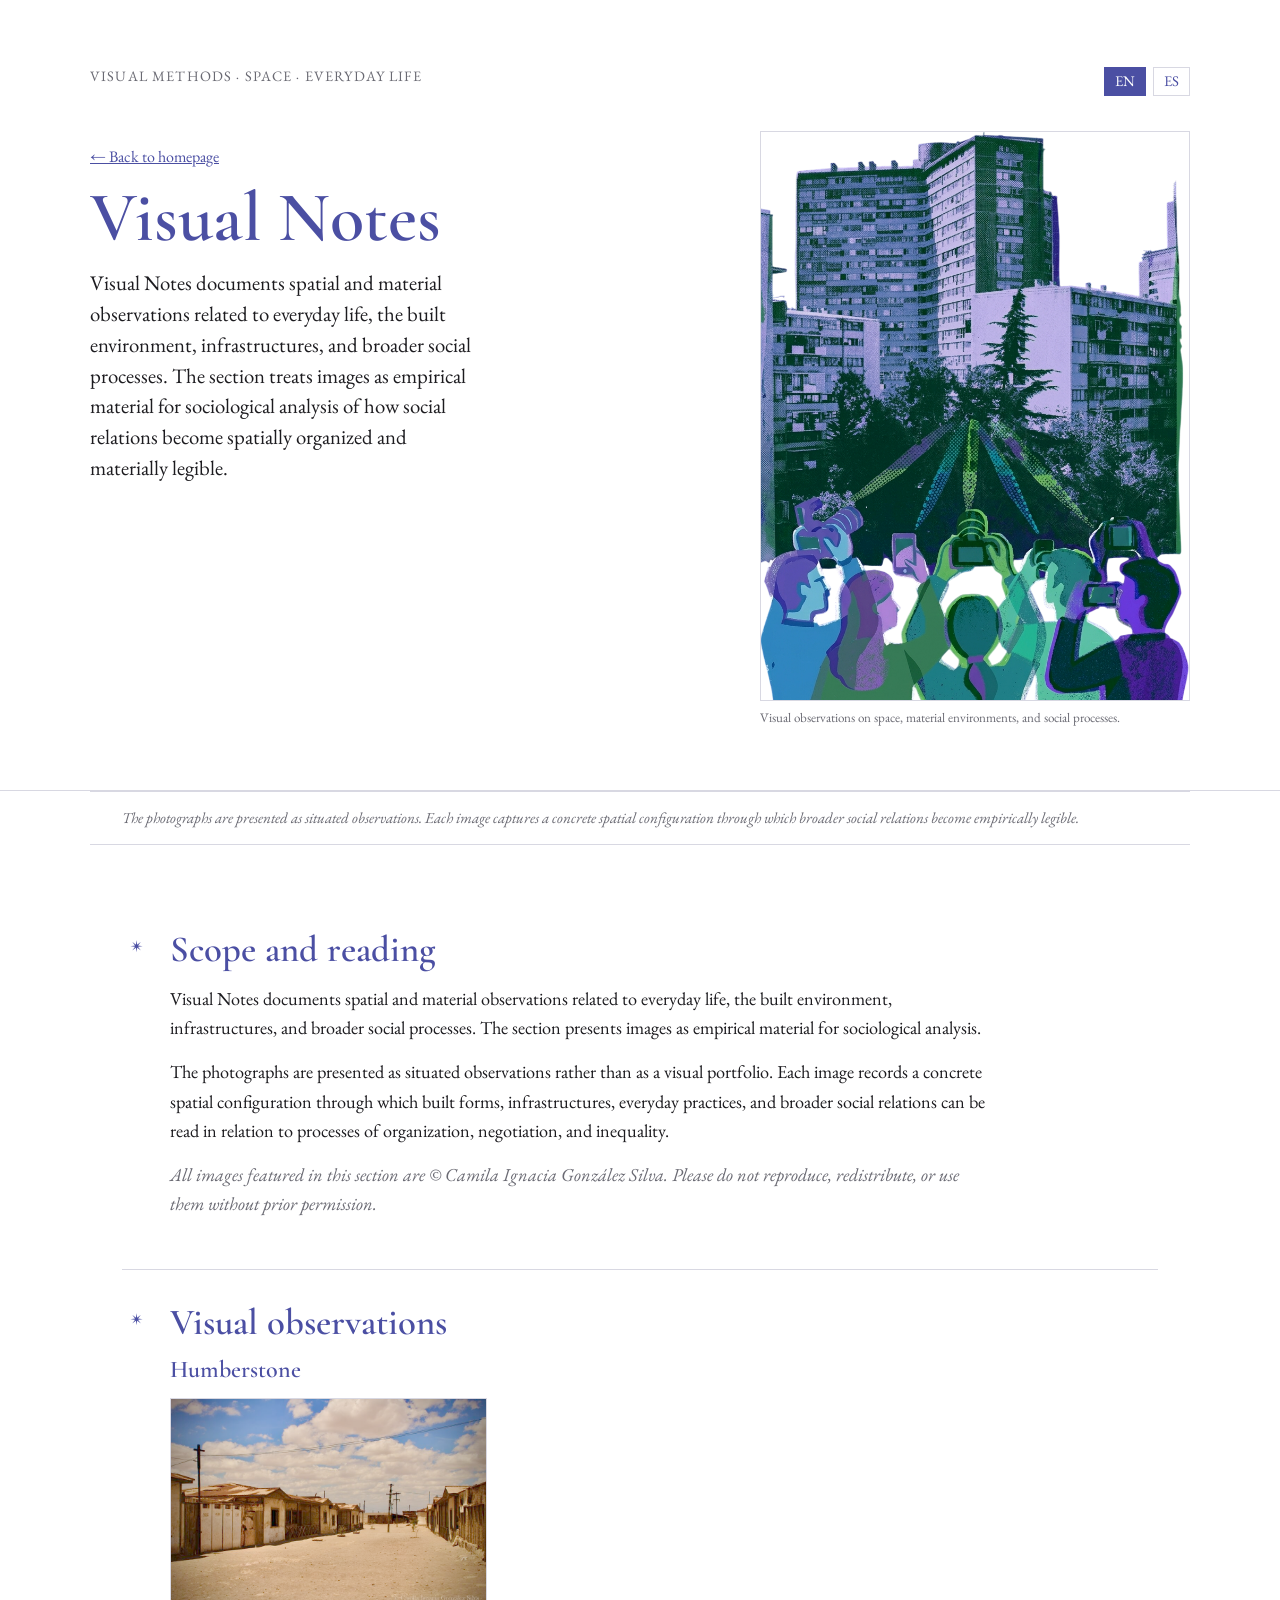
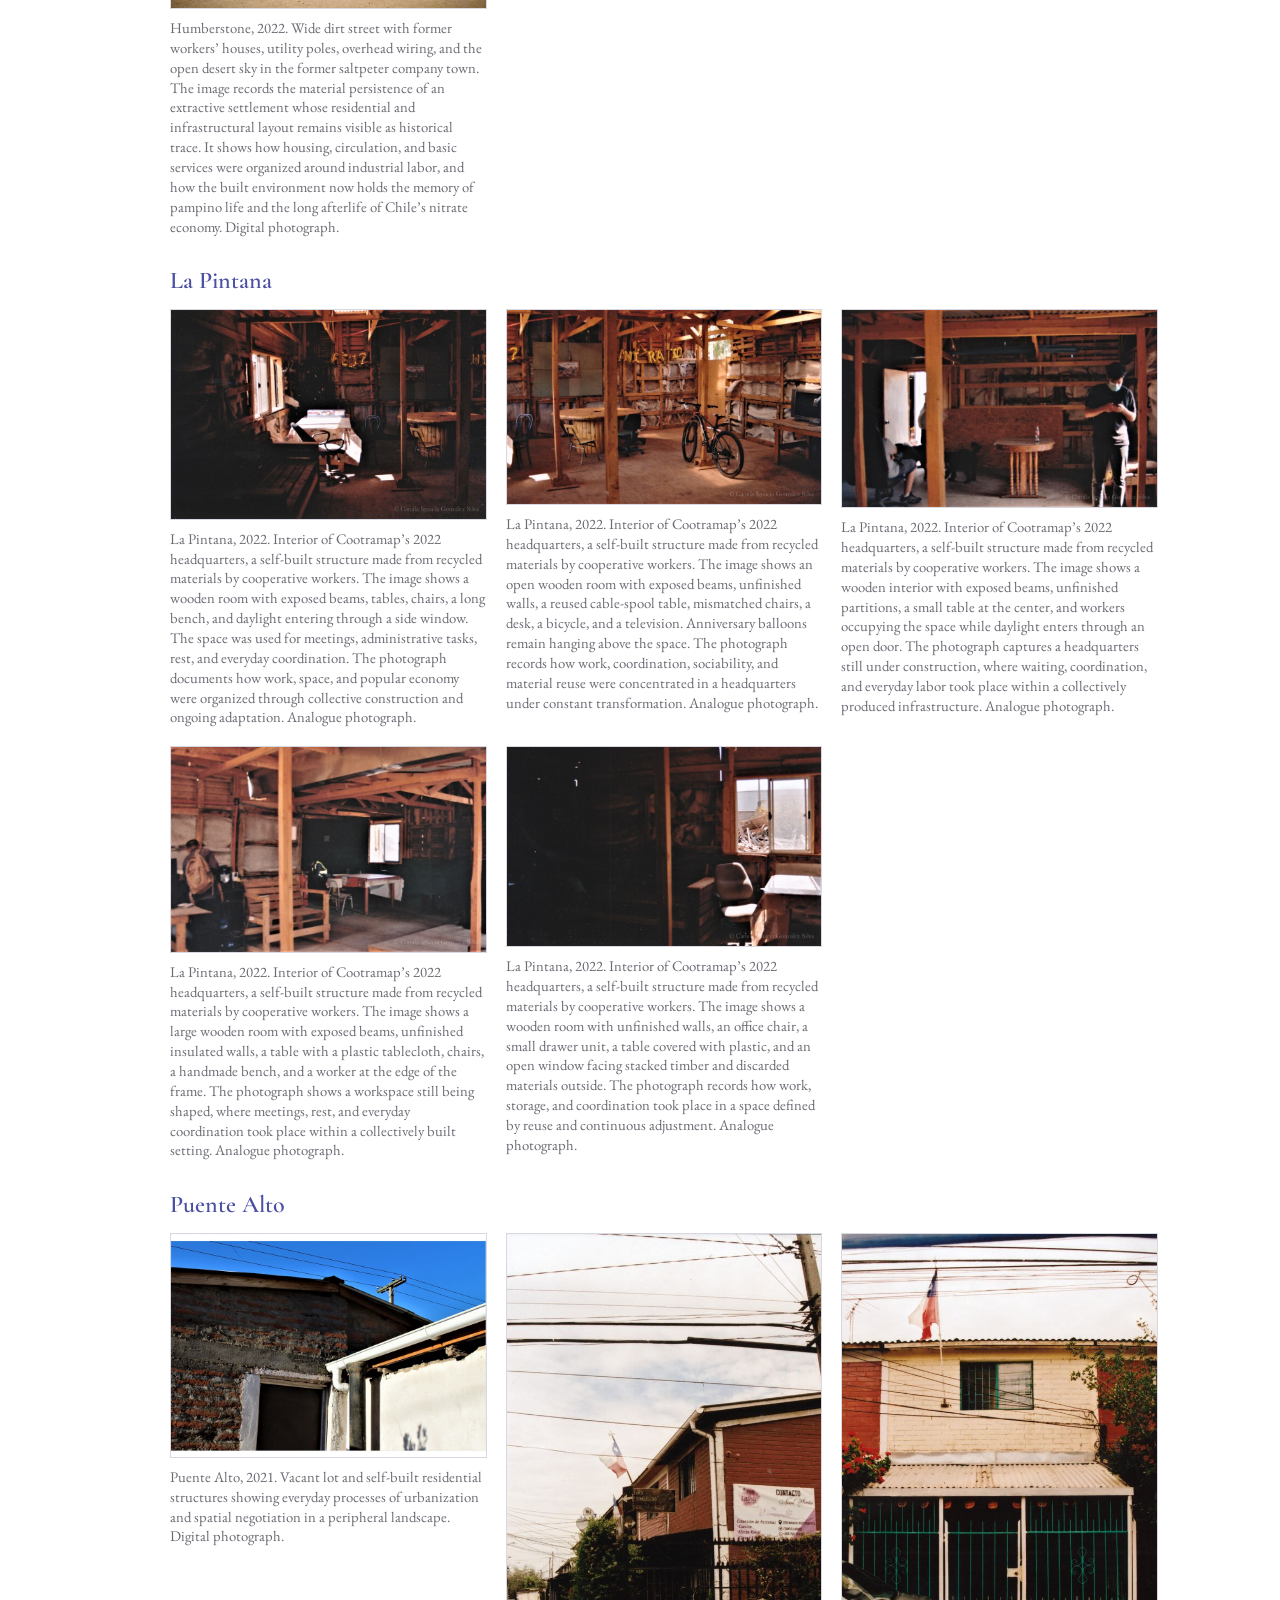
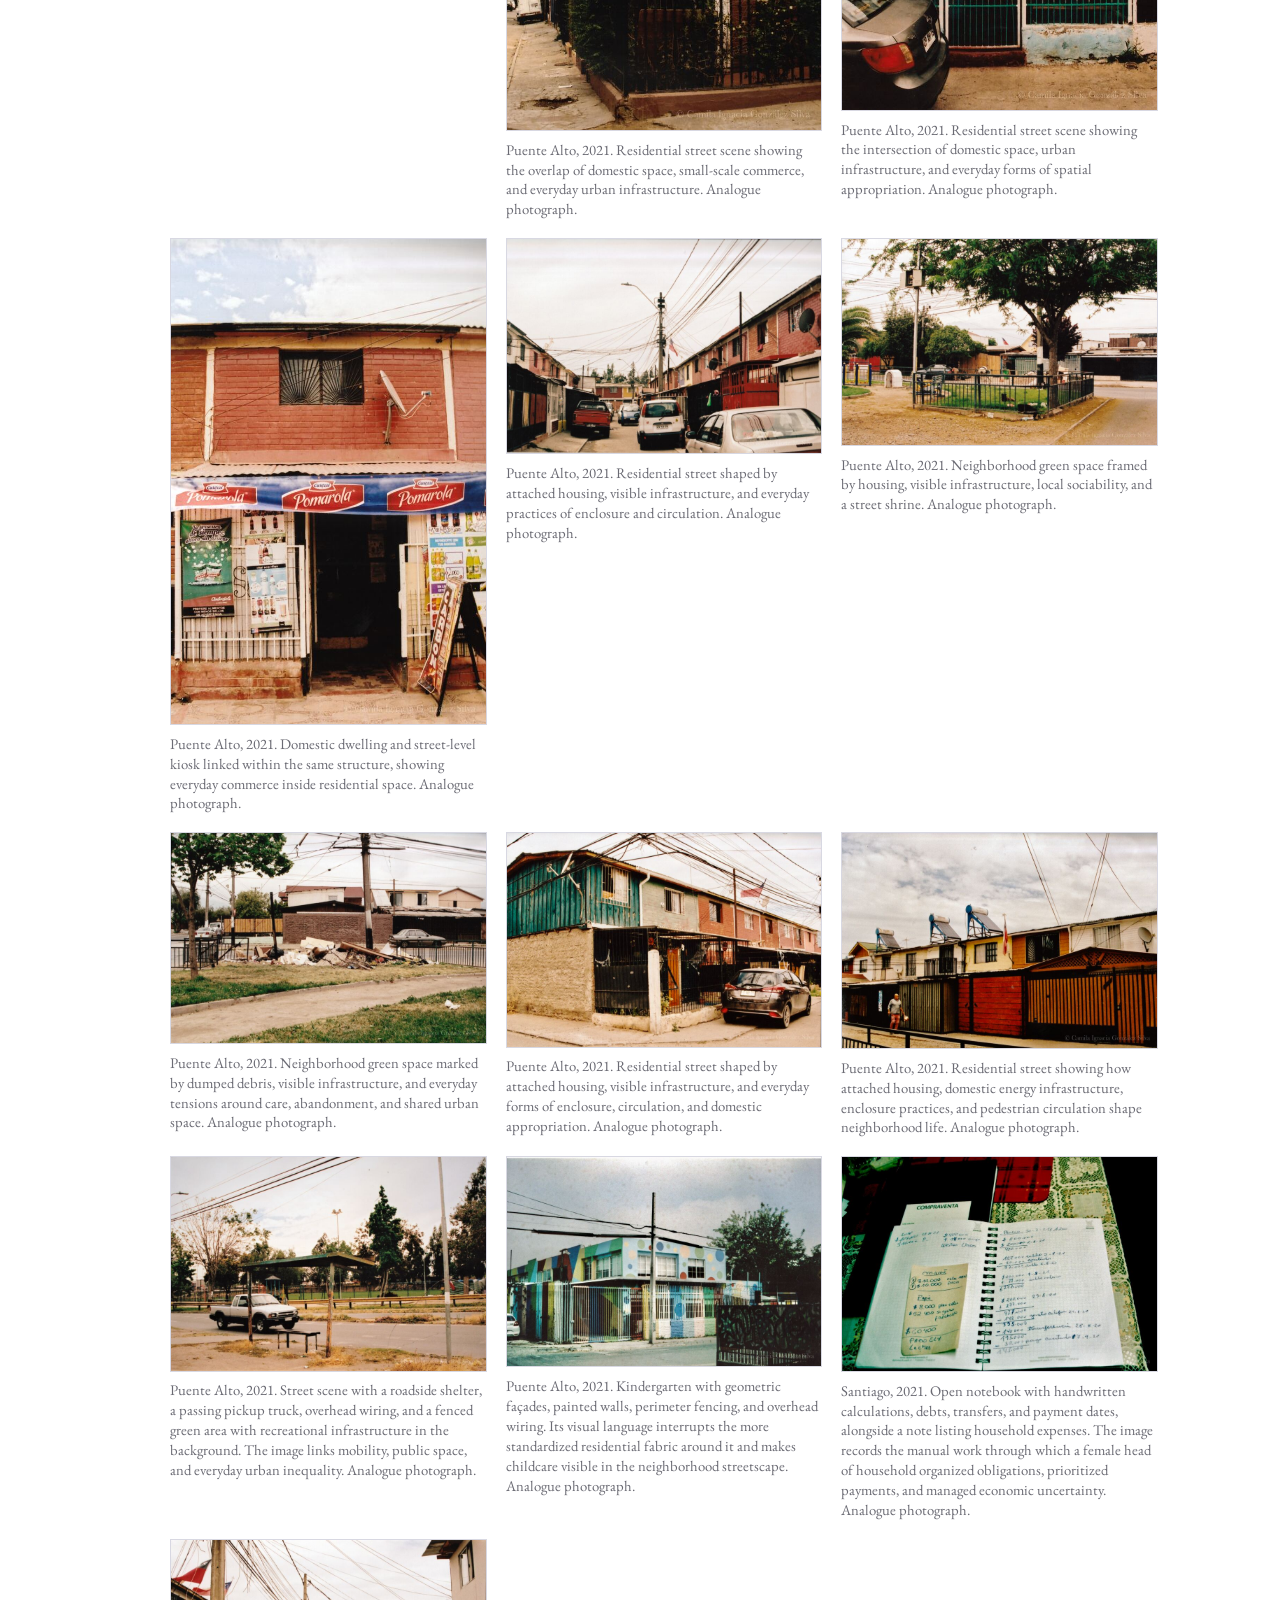
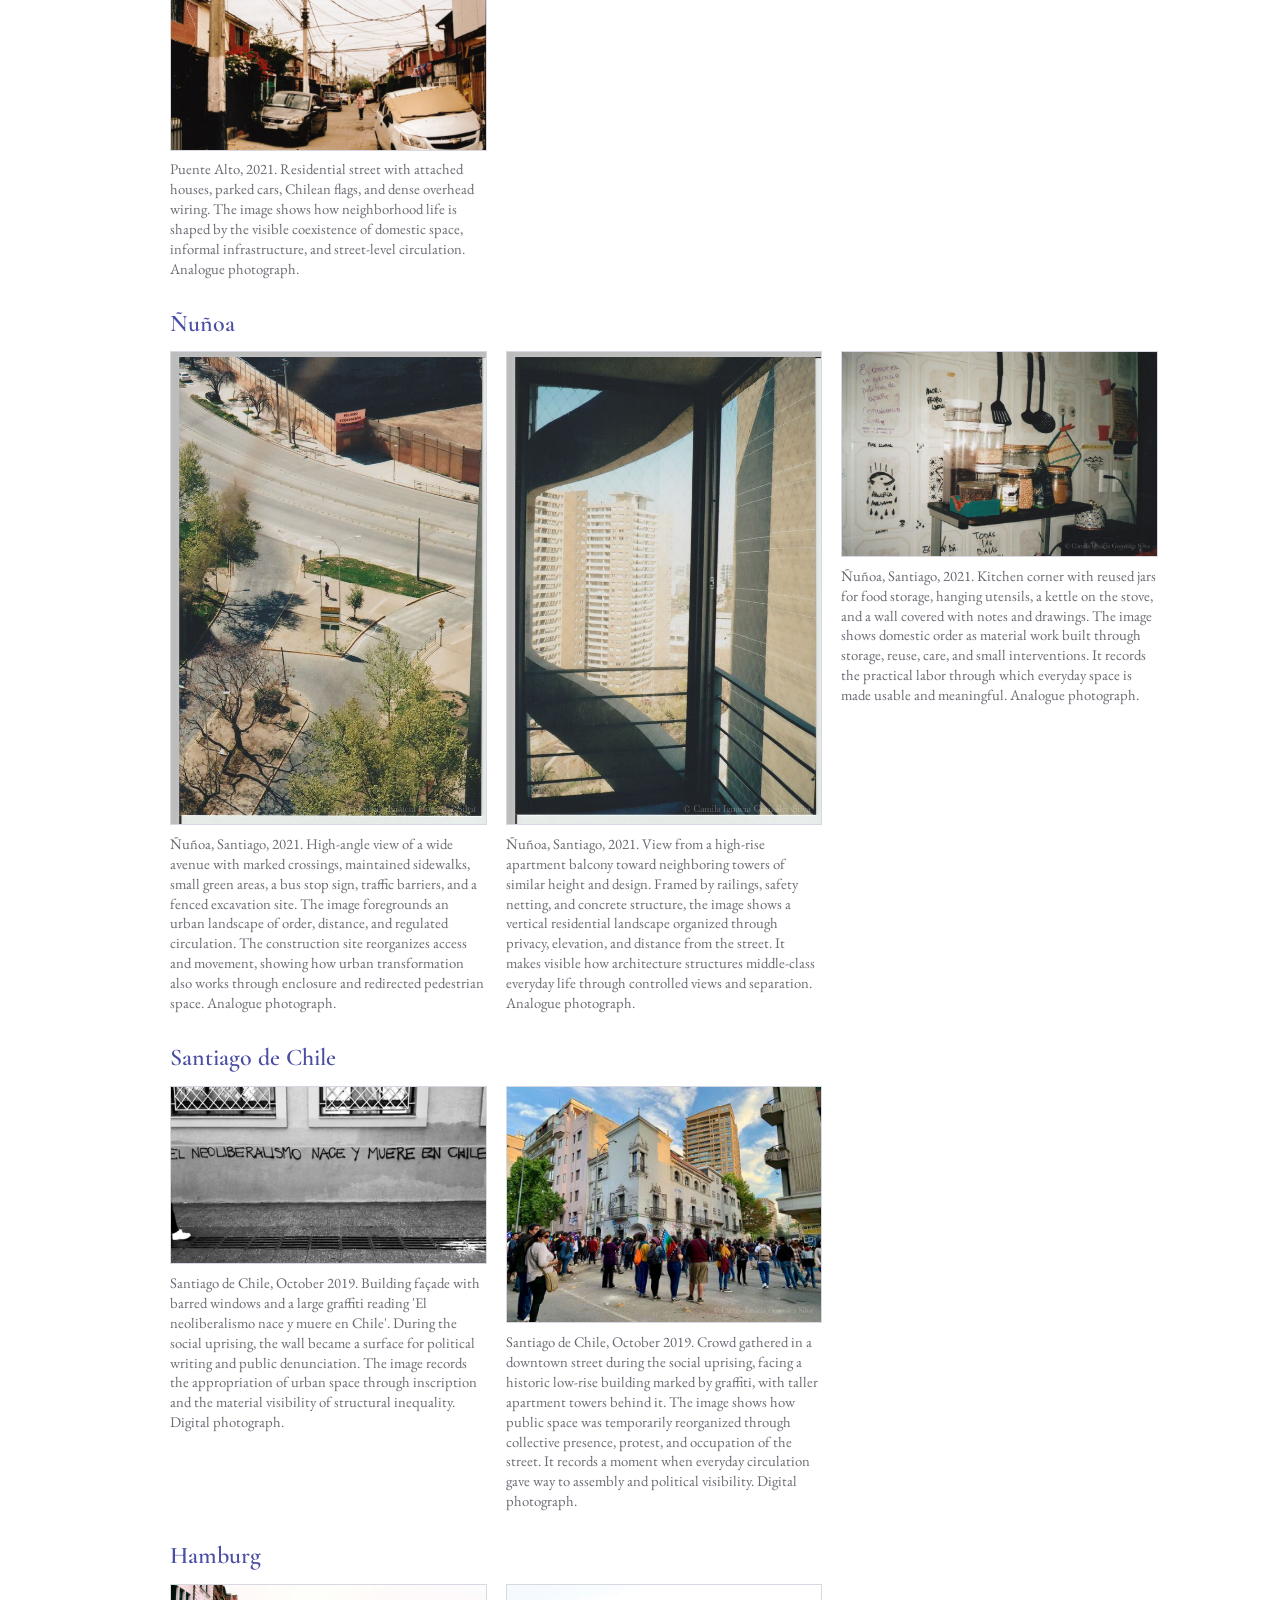
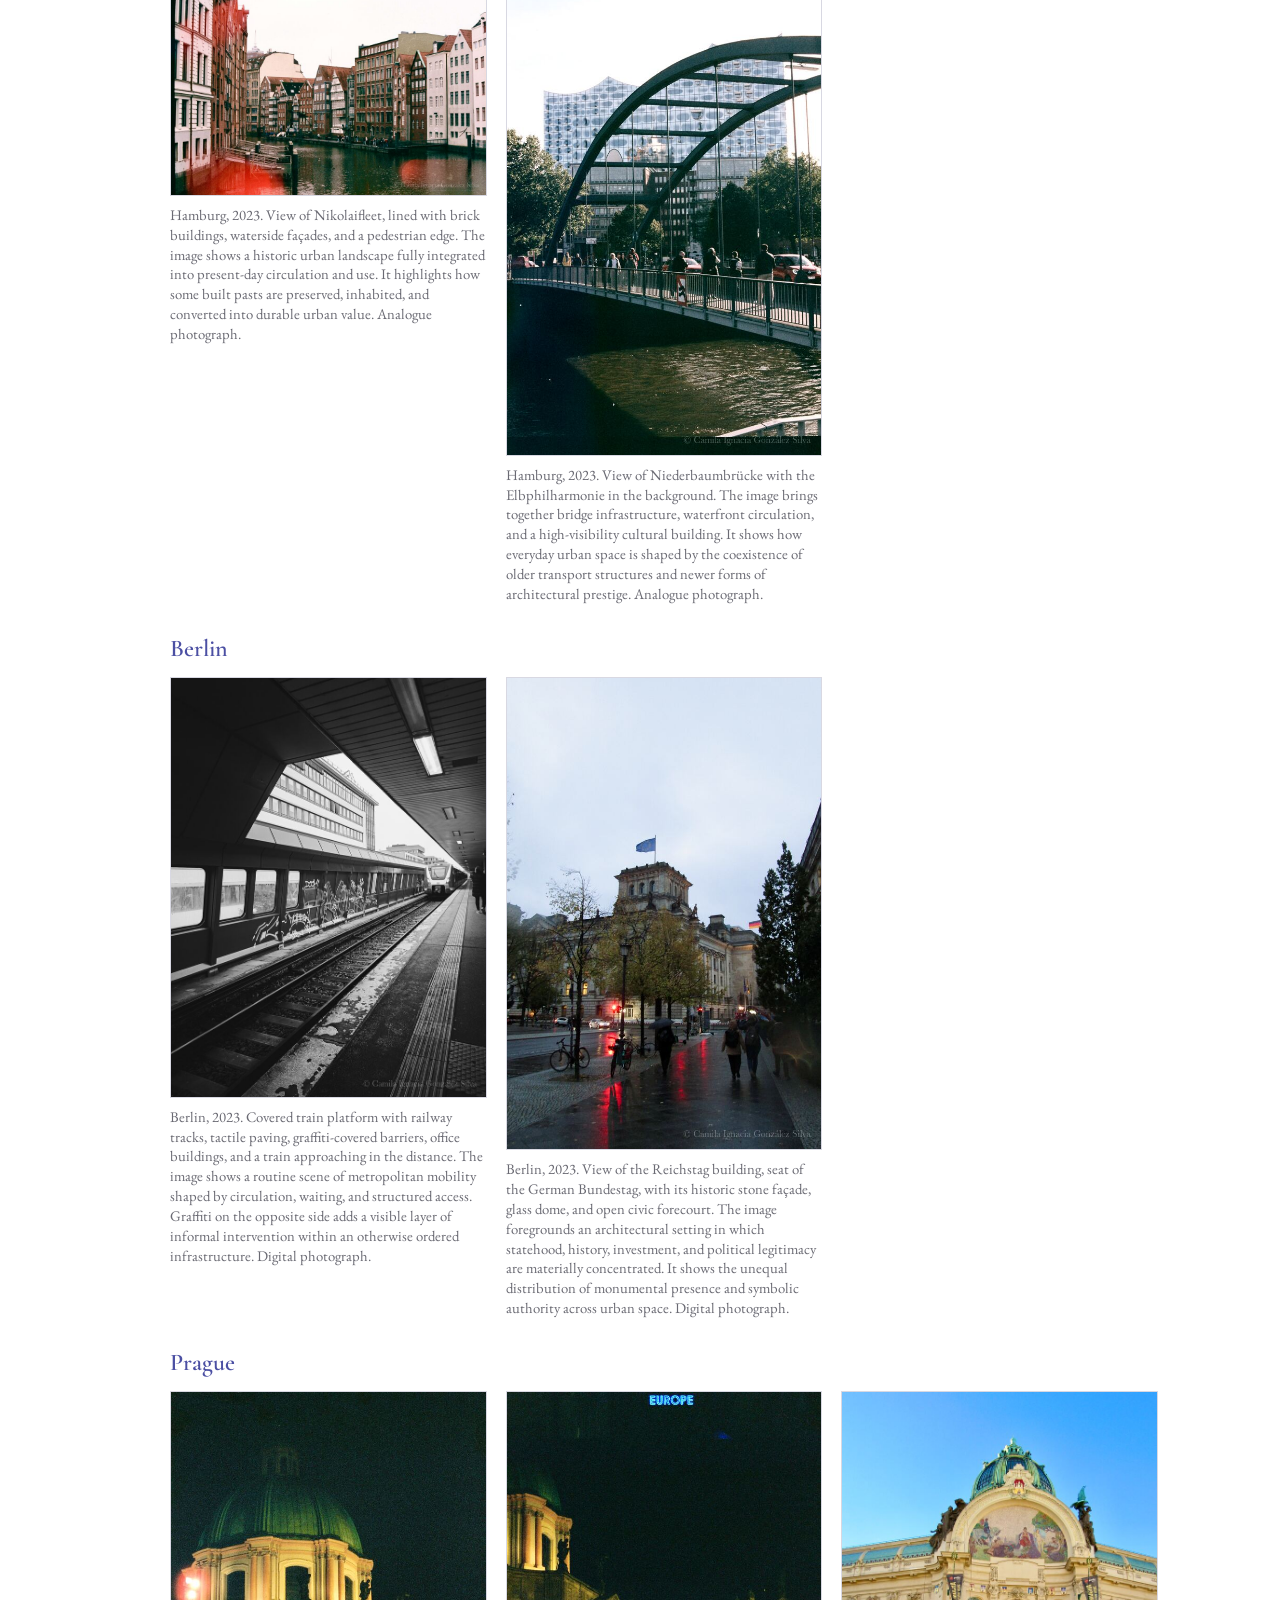
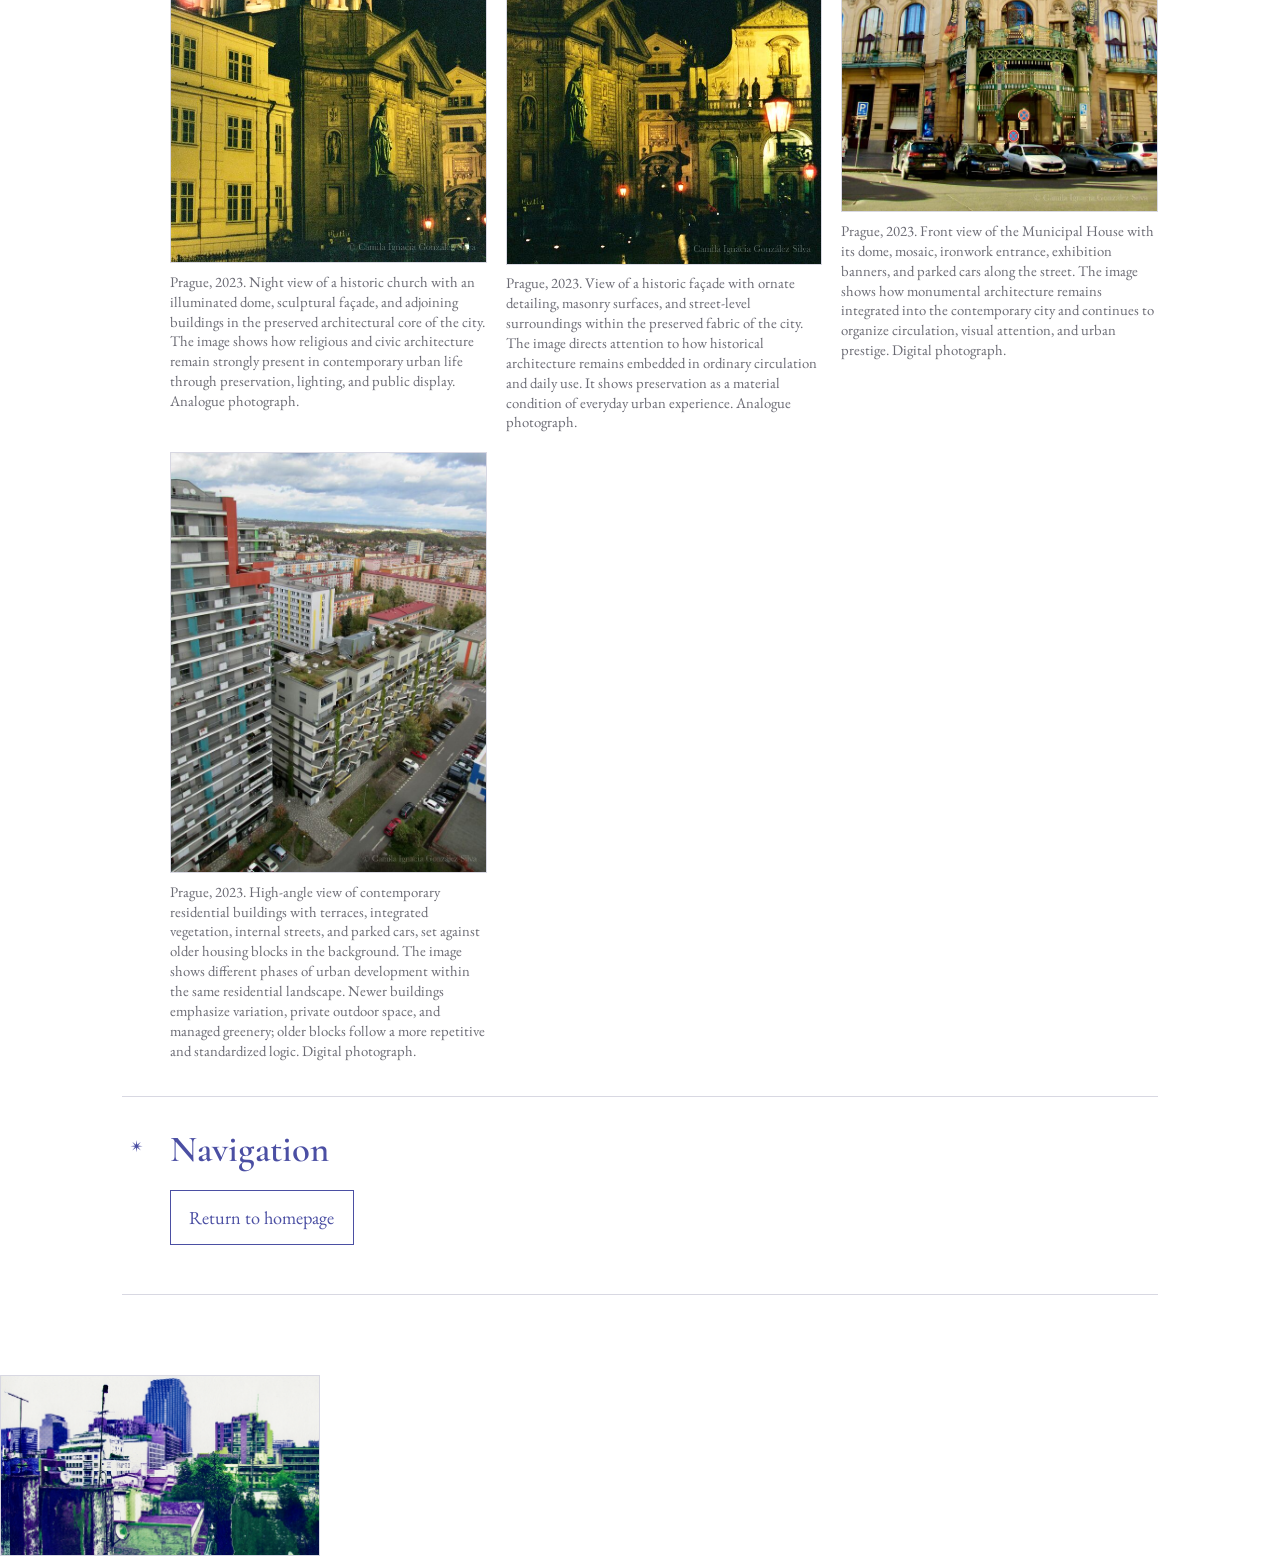
<file: visual_notes.html>
<!DOCTYPE html>
<!--
  Plantilla base para generar visual_notes.html automáticamente.

  CÓMO FUNCIONA:
  1. Este archivo define la estructura general de la página.
  2. El script generate_visual_notes.py lee visual_notes.json.
  3. Luego inserta automáticamente el bloque del archivo visual en la zona designada.
  4. El resultado final se guarda como visual_notes.html.

  IMPORTANTE:
  - No borres la zona designada para inserción automática dentro de la sección de observaciones visuales.
  - Sí puedes editar textos fijos como el título, introducción o navegación.
-->

<html lang="en" data-lang="en">
<head>
  <meta charset="UTF-8">
  <meta name="viewport" content="width=device-width, initial-scale=1.0">
  <title>Visual Notes | Camila Ignacia González Silva</title>
  <meta name="description" content="Visual Notes documents spatial and material observations on everyday life, the built environment, infrastructures, and broader social processes through images treated as empirical material for sociological analysis.">
  <link rel="stylesheet" href="assets/css/style.css">
</head>

<body>
  <header class="hero">
    <div class="hero-inner">
      <div class="hero-topline">
        <p class="eyebrow">
  <span class="lang lang-en" lang="en">Visual Methods · Space · Everyday Life</span>
  <span class="lang lang-es" lang="es">Metodologías visuales · Espacio · Vida cotidiana</span>
</p>

        <div class="language-switch" aria-label="Language switcher">
          <button class="lang-btn active" data-lang="en" type="button" aria-pressed="true">EN</button>
          <button class="lang-btn" data-lang="es" type="button" aria-pressed="false">ES</button>
        </div>
      </div>

      <div class="hero-grid">
        <div class="hero-text">
          <p>
            <a href="index.html">
              <span class="lang lang-en" lang="en">← Back to homepage</span>
              <span class="lang lang-es" lang="es">← Volver a la página principal</span>
            </a>
          </p>

          <h1>
            <span class="lang lang-en" lang="en">Visual Notes</span>
            <span class="lang lang-es" lang="es">Notas visuales</span>
          </h1>

          <p class="lead lang lang-en" lang="en">
            Visual Notes documents spatial and material observations related to everyday life, the built environment, infrastructures, and broader social processes. The section treats images as empirical material for sociological analysis of how social relations become spatially organized and materially legible.
          </p>

          <p class="lead lang lang-es" lang="es">
            Visual Notes documenta observaciones espaciales y materiales vinculadas con la vida cotidiana, el entorno construido, las infraestructuras y procesos sociales más amplios. La sección trata las imágenes como material empírico para un análisis sociológico de cómo las relaciones sociales se organizan espacialmente y se vuelven legibles en su materialidad.
          </p>
        </div>

        <figure class="hero-image hero-image-color">
          <img src="assets/img/photovoice.png" alt="Collage-style image evoking built space, infrastructures, everyday life, and the social organization of space">
         <figcaption>
  <span class="lang lang-en" lang="en">Visual observations on space, material environments, and social processes.</span>
  <span class="lang lang-es" lang="es">Observaciones visuales sobre espacio, entornos materiales y procesos sociales.</span>
</figcaption>
        </figure>
      </div>
    </div>
  </header>

  <div class="site-note">
    <p class="lang lang-en" lang="en">The photographs are presented as situated observations. Each image captures a concrete spatial configuration through which broader social relations become empirically legible.</p>
    <p class="lang lang-es" lang="es">Las fotografías se presentan como observaciones situadas. Cada imagen capta una configuración espacial concreta a través de la cual relaciones sociales más amplias se vuelven empíricamente legibles.</p>
  </div>

  <main>
    <section class="content-section">
      <div class="section-label" aria-hidden="true">✴︎</div>

      <div class="section-body">
        <h2>
          <span class="lang lang-en" lang="en">Scope and reading</span>
          <span class="lang lang-es" lang="es">Alcance y lectura</span>
        </h2>

        <p class="lang lang-en" lang="en">
          Visual Notes documents spatial and material observations related to everyday life, the built environment, infrastructures, and broader social processes. The section presents images as empirical material for sociological analysis.
        </p>

        <p class="lang lang-es" lang="es">
          Visual Notes documenta observaciones espaciales y materiales vinculadas con la vida cotidiana, el entorno construido, las infraestructuras y procesos sociales más amplios. La sección presenta las imágenes como material empírico para el análisis sociológico.
        </p>

        <p class="lang lang-en" lang="en">
          The photographs are presented as situated observations rather than as a visual portfolio. Each image records a concrete spatial configuration through which built forms, infrastructures, everyday practices, and broader social relations can be read in relation to processes of organization, negotiation, and inequality.
        </p>

        <p class="lang lang-es" lang="es">
          Las fotografías se presentan como observaciones situadas y no como portafolio visual. Cada imagen registra una configuración espacial concreta a través de la cual formas construidas, infraestructuras, prácticas cotidianas y relaciones sociales más amplias pueden leerse en relación con procesos de organización, negociación y desigualdad.
        </p>

        <p class="site-rights-note">
          <span class="lang lang-en" lang="en">
            All images featured in this section are © Camila Ignacia González Silva. Please do not reproduce, redistribute, or use them without prior permission.
          </span>
          <span class="lang lang-es" lang="es">
            Todas las imágenes de esta sección son © Camila Ignacia González Silva. Por favor, no reproducir, redistribuir ni utilizar sin autorización previa.
          </span>
        </p>
      </div>
    </section>

    <section class="content-section">
      <div class="section-label" aria-hidden="true">✴︎</div>

      <div class="section-body">
        <h2>
          <span class="lang lang-en" lang="en">Visual observations</span>
          <span class="lang lang-es" lang="es">Observaciones visuales</span>
        </h2>

        <!-- El script inserta automáticamente aquí los grupos y tarjetas del archivo visual. -->
                <div class="visual-archive-group">
          <h3 class="projects-subtitle">
            <span class="lang lang-en" lang="en">Humberstone</span>
            <span class="lang lang-es" lang="es">Humberstone</span>
          </h3>

          <div class="visual-notes-grid">
          <figure class="visual-note-card">
            <a href="assets/img/photos_web/full/humberstone-1.jpg" target="_blank" rel="noopener noreferrer">
              <img src="assets/img/photos_web/thumbs/humberstone-1.jpg" alt="Wide dirt street in Humberstone lined with former workers’ houses, utility poles, overhead wiring, and the open desert sky">
            </a>
            <figcaption>
              <span class="lang lang-en" lang="en">Humberstone, 2022. Wide dirt street with former workers’ houses, utility poles, overhead wiring, and the open desert sky in the former saltpeter company town. The image records the material persistence of an extractive settlement whose residential and infrastructural layout remains visible as historical trace. It shows how housing, circulation, and basic services were organized around industrial labor, and how the built environment now holds the memory of pampino life and the long afterlife of Chile’s nitrate economy. Digital photograph.</span>
              <span class="lang lang-es" lang="es">Humberstone, 2022. Calle ancha de tierra con antiguas viviendas obreras, postes, cableado aéreo y el cielo abierto del desierto en la ex oficina salitrera. La imagen registra la persistencia material de un asentamiento extractivo cuya trama residencial e infraestructural permanece como huella histórica. Muestra cómo vivienda, circulación y servicios básicos fueron organizados en torno al trabajo industrial, y cómo el entorno construido conserva la memoria de la vida pampina y la larga postvida de la economía del salitre en Chile. Fotografía digital.</span>
            </figcaption>
          </figure>
          </div>
        </div>

        <div class="visual-archive-group">
          <h3 class="projects-subtitle">
            <span class="lang lang-en" lang="en">La Pintana</span>
            <span class="lang lang-es" lang="es">La Pintana</span>
          </h3>
          <!-- Subsección visible por lugar. Puedes cambiar solo el título si quieres otro criterio curatorial. -->

          <div class="visual-notes-grid">
          <figure class="visual-note-card">
            <a href="assets/img/photos_web/full/entrevistas%20la%20pintana_20220203_0001.jpg" target="_blank" rel="noopener noreferrer">
              <img src="assets/img/photos_web/thumbs/entrevistas%20la%20pintana_20220203_0001.jpg" alt="Interior of Cootramap’s 2022 self-built headquarters in La Pintana, with wooden walls, exposed beams, tables, chairs, and daylight entering through a side window">
            </a>
            <figcaption>
              <span class="lang lang-en" lang="en">La Pintana, 2022. Interior of Cootramap’s 2022 headquarters, a self-built structure made from recycled materials by cooperative workers. The image shows a wooden room with exposed beams, tables, chairs, a long bench, and daylight entering through a side window. The space was used for meetings, administrative tasks, rest, and everyday coordination. The photograph documents how work, space, and popular economy were organized through collective construction and ongoing adaptation. Analogue photograph.</span>
              <span class="lang lang-es" lang="es">La Pintana, 2022. Interior de la sede de 2022 de Cootramap, una autoconstrucción hecha con materiales reciclados por trabajadoras y trabajadores de la cooperativa. La imagen muestra una habitación de madera con vigas expuestas, mesas, sillas, un banco largo y luz natural entrando por una ventana lateral. El espacio era usado para reuniones, tareas administrativas, descanso y coordinación cotidiana. La fotografía documenta cómo trabajo, espacio y economía popular se organizaban mediante construcción colectiva y adaptación permanente. Fotografía análoga.</span>
            </figcaption>
          </figure>

          <figure class="visual-note-card">
            <a href="assets/img/photos_web/full/entrevistas%20la%20pintana_20220203_0002.jpg" target="_blank" rel="noopener noreferrer">
              <img src="assets/img/photos_web/thumbs/entrevistas%20la%20pintana_20220203_0002.jpg" alt="Interior of Cootramap’s 2022 self-built headquarters in La Pintana, with exposed wooden beams, a reused cable-spool table, mismatched chairs, a bicycle, and a television">
            </a>
            <figcaption>
              <span class="lang lang-en" lang="en">La Pintana, 2022. Interior of Cootramap’s 2022 headquarters, a self-built structure made from recycled materials by cooperative workers. The image shows an open wooden room with exposed beams, unfinished walls, a reused cable-spool table, mismatched chairs, a desk, a bicycle, and a television. Anniversary balloons remain hanging above the space. The photograph records how work, coordination, sociability, and material reuse were concentrated in a headquarters under constant transformation. Analogue photograph.</span>
              <span class="lang lang-es" lang="es">La Pintana, 2022. Interior de la sede de 2022 de Cootramap, una autoconstrucción hecha con materiales reciclados por trabajadoras y trabajadores de la cooperativa. La imagen muestra una sala amplia de madera con vigas expuestas, muros sin terminaciones, una mesa hecha con un carrete reutilizado, sillas desiguales, un escritorio, una bicicleta y un televisor. Sobre el espacio cuelgan aún globos de aniversario. La fotografía registra cómo trabajo, coordinación, sociabilidad y reutilización material se concentraban en una sede en transformación permanente. Fotografía análoga.</span>
            </figcaption>
          </figure>

          <figure class="visual-note-card">
            <a href="assets/img/photos_web/full/entrevistas%20la%20pintana_20220203_0003.jpg" target="_blank" rel="noopener noreferrer">
              <img src="assets/img/photos_web/thumbs/entrevistas%20la%20pintana_20220203_0003.jpg" alt="Interior of Cootramap’s 2022 self-built headquarters in La Pintana, with exposed wooden beams, unfinished partitions, a small table, and cooperative workers inside">
            </a>
            <figcaption>
              <span class="lang lang-en" lang="en">La Pintana, 2022. Interior of Cootramap’s 2022 headquarters, a self-built structure made from recycled materials by cooperative workers. The image shows a wooden interior with exposed beams, unfinished partitions, a small table at the center, and workers occupying the space while daylight enters through an open door. The photograph captures a headquarters still under construction, where waiting, coordination, and everyday labor took place within a collectively produced infrastructure. Analogue photograph.</span>
              <span class="lang lang-es" lang="es">La Pintana, 2022. Interior de la sede de 2022 de Cootramap, una autoconstrucción hecha con materiales reciclados por trabajadoras y trabajadores de la cooperativa. La imagen muestra un interior de madera con vigas expuestas, divisiones incompletas, una mesa pequeña al centro y personas ocupando el espacio mientras la luz entra por una puerta abierta. La fotografía capta una sede aún en construcción, donde espera, coordinación y trabajo cotidiano tenían lugar dentro de una infraestructura producida colectivamente. Fotografía análoga.</span>
            </figcaption>
          </figure>

          <figure class="visual-note-card">
            <a href="assets/img/photos_web/full/entrevistas%20la%20pintana_20220203_0004.jpg" target="_blank" rel="noopener noreferrer">
              <img src="assets/img/photos_web/thumbs/entrevistas%20la%20pintana_20220203_0004.jpg" alt="Interior of Cootramap’s 2022 self-built headquarters in La Pintana, with exposed wooden beams, unfinished insulated walls, a table, chairs, a wooden bench, and a worker with a backpack">
            </a>
            <figcaption>
              <span class="lang lang-en" lang="en">La Pintana, 2022. Interior of Cootramap’s 2022 headquarters, a self-built structure made from recycled materials by cooperative workers. The image shows a large wooden room with exposed beams, unfinished insulated walls, a table with a plastic tablecloth, chairs, a handmade bench, and a worker at the edge of the frame. The photograph shows a workspace still being shaped, where meetings, rest, and everyday coordination took place within a collectively built setting. Analogue photograph.</span>
              <span class="lang lang-es" lang="es">La Pintana, 2022. Interior de la sede de 2022 de Cootramap, una autoconstrucción hecha con materiales reciclados por trabajadoras y trabajadores de la cooperativa. La imagen muestra una sala amplia de madera con vigas expuestas, muros incompletos con aislación visible, una mesa con mantel plástico, sillas, una banca artesanal y una persona en el borde del encuadre. La fotografía muestra un espacio de trabajo todavía en formación, donde reunión, descanso y coordinación cotidiana tenían lugar dentro de una infraestructura construida colectivamente. Fotografía análoga.</span>
            </figcaption>
          </figure>

          <figure class="visual-note-card">
            <a href="assets/img/photos_web/full/entrevistas%20la%20pintana_20220203_0005.jpg" target="_blank" rel="noopener noreferrer">
              <img src="assets/img/photos_web/thumbs/entrevistas%20la%20pintana_20220203_0005.jpg" alt="Interior of Cootramap’s 2022 self-built headquarters in La Pintana, with unfinished wooden walls, an office chair, a small drawer unit, a table, and an open window facing stacked materials outside">
            </a>
            <figcaption>
              <span class="lang lang-en" lang="en">La Pintana, 2022. Interior of Cootramap’s 2022 headquarters, a self-built structure made from recycled materials by cooperative workers. The image shows a wooden room with unfinished walls, an office chair, a small drawer unit, a table covered with plastic, and an open window facing stacked timber and discarded materials outside. The photograph records how work, storage, and coordination took place in a space defined by reuse and continuous adjustment. Analogue photograph.</span>
              <span class="lang lang-es" lang="es">La Pintana, 2022. Interior de la sede de 2022 de Cootramap, una autoconstrucción hecha con materiales reciclados por trabajadoras y trabajadores de la cooperativa. La imagen muestra una habitación de madera con muros sin terminaciones, una silla de oficina, una pequeña cajonera, una mesa cubierta con plástico y una ventana abierta hacia maderas y materiales descartados en el exterior. La fotografía registra cómo trabajo, almacenamiento y coordinación cotidiana tenían lugar en un espacio definido por la reutilización y el ajuste permanente. Fotografía análoga.</span>
            </figcaption>
          </figure>
          </div>
        </div>

        <div class="visual-archive-group">
          <h3 class="projects-subtitle">
            <span class="lang lang-en" lang="en">Puente Alto</span>
            <span class="lang lang-es" lang="es">Puente Alto</span>
          </h3>
          <!-- Actualmente está todo junto en un mismo grupo. -->

          <div class="visual-notes-grid">
          <figure class="visual-note-card">
            <a href="assets/img/photos_web/full/buildings-puentealto.jpg" target="_blank" rel="noopener noreferrer">
              <img src="assets/img/photos_web/thumbs/buildings-puentealto.jpg" alt="Vacant lot and self-built residential structures in Puente Alto, materializing everyday processes of urbanization and spatial negotiation">
            </a>
            <figcaption>
              <span class="lang lang-en" lang="en">Puente Alto, 2021. Vacant lot and self-built residential structures showing everyday processes of urbanization and spatial negotiation in a peripheral landscape. Digital photograph.</span>
              <span class="lang lang-es" lang="es">Puente Alto, 2021. Sitio eriazo y estructuras residenciales autoconstruidas que muestran procesos cotidianos de urbanización y negociación espacial en un paisaje periférico. Fotografía digital.</span>
            </figcaption>
          </figure>

          <figure class="visual-note-card">
            <a href="assets/img/photos_web/full/terreno-puentealto1.jpg" target="_blank" rel="noopener noreferrer">
              <img src="assets/img/photos_web/thumbs/terreno-puentealto1.jpg" alt="Buildings in Puente Alto, Santiago de Chile">
            </a>
            <figcaption>
              <span class="lang lang-en" lang="en">Puente Alto, 2021. Residential street scene showing the overlap of domestic space, small-scale commerce, and everyday urban infrastructure. Analogue photograph.</span>
              <span class="lang lang-es" lang="es">Puente Alto, 2021. Escena residencial que muestra la superposición entre espacio doméstico, comercio a pequeña escala e infraestructura urbana cotidiana. Fotografía análoga.</span>
            </figcaption>
          </figure>

          <figure class="visual-note-card">
            <a href="assets/img/photos_web/full/terreno-puentealto2.jpg" target="_blank" rel="noopener noreferrer">
              <img src="assets/img/photos_web/thumbs/terreno-puentealto2.jpg" alt="Two-story residential house in Puente Alto with metal fencing, overhead wiring, and a Chilean flag">
            </a>
            <figcaption>
              <span class="lang lang-en" lang="en">Puente Alto, 2021. Residential street scene showing the intersection of domestic space, urban infrastructure, and everyday forms of spatial appropriation. Analogue photograph.</span>
              <span class="lang lang-es" lang="es">Puente Alto, 2021. Escena residencial que muestra la intersección entre espacio doméstico, infraestructura urbana y formas cotidianas de apropiación espacial. Fotografía análoga.</span>
            </figcaption>
          </figure>

          <figure class="visual-note-card">
            <a href="assets/img/photos_web/full/terreno-puentealto3.jpg" target="_blank" rel="noopener noreferrer">
              <img src="assets/img/photos_web/thumbs/terreno-puentealto3.jpg" alt="Two-story building in Puente Alto combining domestic space and a small street-level kiosk">
            </a>
            <figcaption>
              <span class="lang lang-en" lang="en">Puente Alto, 2021. Domestic dwelling and street-level kiosk linked within the same structure, showing everyday commerce inside residential space. Analogue photograph.</span>
              <span class="lang lang-es" lang="es">Puente Alto, 2021. Vivienda doméstica y kiosco a nivel de calle reunidos en una misma estructura, mostrando comercio cotidiano dentro del espacio residencial. Fotografía análoga.</span>
            </figcaption>
          </figure>

          <figure class="visual-note-card">
            <a href="assets/img/photos_web/full/terreno-puentealto5.jpg" target="_blank" rel="noopener noreferrer">
              <img src="assets/img/photos_web/thumbs/terreno-puentealto5.jpg" alt="Residential street in Puente Alto with attached houses, parked cars, and dense overhead wiring">
            </a>
            <figcaption>
              <span class="lang lang-en" lang="en">Puente Alto, 2021. Residential street shaped by attached housing, visible infrastructure, and everyday practices of enclosure and circulation. Analogue photograph.</span>
              <span class="lang lang-es" lang="es">Puente Alto, 2021. Calle residencial configurada por viviendas adosadas, infraestructura visible y prácticas cotidianas de cerramiento y circulación. Fotografía análoga.</span>
            </figcaption>
          </figure>

          <figure class="visual-note-card">
            <a href="assets/img/photos_web/full/terreno-puentealto6.jpg" target="_blank" rel="noopener noreferrer">
              <img src="assets/img/photos_web/thumbs/terreno-puentealto6.jpg" alt="Small fenced green space in Puente Alto with residential housing, visible infrastructure, and a street shrine">
            </a>
            <figcaption>
              <span class="lang lang-en" lang="en">Puente Alto, 2021. Neighborhood green space framed by housing, visible infrastructure, local sociability, and a street shrine. Analogue photograph.</span>
              <span class="lang lang-es" lang="es">Puente Alto, 2021. Espacio verde barrial enmarcado por vivienda, infraestructura visible, sociabilidad local y una animita callejera. Fotografía análoga.</span>
            </figcaption>
          </figure>

          <figure class="visual-note-card">
            <a href="assets/img/photos_web/full/terreno-puentealto7.jpg" target="_blank" rel="noopener noreferrer">
              <img src="assets/img/photos_web/thumbs/terreno-puentealto7.jpg" alt="Neighborhood green space in Puente Alto with dumped debris, surrounding housing, and dense overhead wiring">
            </a>
            <figcaption>
              <span class="lang lang-en" lang="en">Puente Alto, 2021. Neighborhood green space marked by dumped debris, visible infrastructure, and everyday tensions around care, abandonment, and shared urban space. Analogue photograph.</span>
              <span class="lang lang-es" lang="es">Puente Alto, 2021. Espacio verde barrial marcado por escombros, infraestructura visible y tensiones cotidianas en torno al cuidado, el abandono y el uso del espacio urbano compartido. Fotografía análoga.</span>
            </figcaption>
          </figure>

          <figure class="visual-note-card">
            <a href="assets/img/photos_web/full/terreno-puentealto8.jpg" target="_blank" rel="noopener noreferrer">
              <img src="assets/img/photos_web/thumbs/terreno-puentealto8.jpg" alt="Row of attached houses in Puente Alto with metal fencing, dense overhead wiring, a parked car, and a Chilean flag">
            </a>
            <figcaption>
              <span class="lang lang-en" lang="en">Puente Alto, 2021. Residential street shaped by attached housing, visible infrastructure, and everyday forms of enclosure, circulation, and domestic appropriation. Analogue photograph.</span>
              <span class="lang lang-es" lang="es">Puente Alto, 2021. Calle residencial configurada por viviendas adosadas, infraestructura visible y formas cotidianas de cerramiento, circulación y apropiación doméstica. Fotografía análoga.</span>
            </figcaption>
          </figure>

          <figure class="visual-note-card">
            <a href="assets/img/photos_web/full/terreno-puentealto9.jpg" target="_blank" rel="noopener noreferrer">
              <img src="assets/img/photos_web/thumbs/terreno-puentealto9.jpg" alt="Row of attached houses in Puente Alto with metal enclosures, rooftop solar water heaters, overhead wiring, and a pedestrian">
            </a>
            <figcaption>
              <span class="lang lang-en" lang="en">Puente Alto, 2021. Residential street showing how attached housing, domestic energy infrastructure, enclosure practices, and pedestrian circulation shape neighborhood life. Analogue photograph.</span>
              <span class="lang lang-es" lang="es">Puente Alto, 2021. Calle residencial que muestra cómo la vivienda adosada, la infraestructura energética doméstica, las prácticas de cerramiento y la circulación peatonal configuran la vida barrial. Fotografía análoga.</span>
            </figcaption>
          </figure>

          <figure class="visual-note-card">
            <a href="assets/img/photos_web/full/terreno-puentealto.10.jpg" target="_blank" rel="noopener noreferrer">
              <img src="assets/img/photos_web/thumbs/terreno-puentealto.10.jpg" alt="Street scene in Puente Alto with a roadside bus stop structure, a pickup truck, overhead wiring, and a fenced green area in the background">
            </a>
            <figcaption>
              <span class="lang lang-en" lang="en">Puente Alto, 2021. Street scene with a roadside shelter, a passing pickup truck, overhead wiring, and a fenced green area with recreational infrastructure in the background. The image links mobility, public space, and everyday urban inequality. Analogue photograph.</span>
              <span class="lang lang-es" lang="es">Puente Alto, 2021. Escena callejera con un paradero precario, una camioneta en circulación, cableado aéreo y un área verde cercada con infraestructura recreativa al fondo. La imagen vincula movilidad, espacio público y desigualdad urbana cotidiana. Fotografía análoga.</span>
            </figcaption>
          </figure>

          <figure class="visual-note-card">
            <a href="assets/img/photos_web/full/terreno-puentealto.11.jpg" target="_blank" rel="noopener noreferrer">
              <img src="assets/img/photos_web/thumbs/terreno-puentealto.11.jpg" alt="Analogue photograph of a kindergarten in Puente Alto with colorful geometric façades, polka-dot walls, perimeter fencing, and overhead wiring">
            </a>
            <figcaption>
              <span class="lang lang-en" lang="en">Puente Alto, 2021. Kindergarten with geometric façades, painted walls, perimeter fencing, and overhead wiring. Its visual language interrupts the more standardized residential fabric around it and makes childcare visible in the neighborhood streetscape. Analogue photograph.</span>
              <span class="lang lang-es" lang="es">Puente Alto, 2021. Jardín infantil con fachadas geométricas, muros pintados, cierre perimetral y cableado aéreo. Su lenguaje visual interrumpe la trama residencial más estandarizada del entorno y vuelve visible el cuidado infantil en el paisaje barrial. Fotografía análoga.</span>
            </figcaption>
          </figure>

          <figure class="visual-note-card">
            <a href="assets/img/photos_web/full/terreno-puentealto.12.jpg" target="_blank" rel="noopener noreferrer">
              <img src="assets/img/photos_web/thumbs/terreno-puentealto.12.jpg" alt="Analogue photograph of an open notebook with handwritten household accounts, debts, and payment notes on a table in Santiago, Chile">
            </a>
            <figcaption>
              <span class="lang lang-en" lang="en">Santiago, 2021. Open notebook with handwritten calculations, debts, transfers, and payment dates, alongside a note listing household expenses. The image records the manual work through which a female head of household organized obligations, prioritized payments, and managed economic uncertainty. Analogue photograph.</span>
              <span class="lang lang-es" lang="es">Santiago, 2021. Cuaderno abierto con cálculos manuscritos, deudas, transferencias y fechas de pago, junto a una nota con gastos del hogar. La imagen registra el trabajo manual mediante el cual una jefa de hogar organizaba obligaciones, priorizaba pagos y gestionaba la incertidumbre económica. Fotografía análoga.</span>
            </figcaption>
          </figure>

          <figure class="visual-note-card">
            <a href="assets/img/photos_web/full/terreno-puentealto.13.jpg" target="_blank" rel="noopener noreferrer">
              <img src="assets/img/photos_web/thumbs/terreno-puentealto.13.jpg" alt="Residential street in Puente Alto with parked cars, attached houses, Chilean flags, and dense overhead wiring">
            </a>
            <figcaption>
              <span class="lang lang-en" lang="en">Puente Alto, 2021. Residential street with attached houses, parked cars, Chilean flags, and dense overhead wiring. The image shows how neighborhood life is shaped by the visible coexistence of domestic space, informal infrastructure, and street-level circulation. Analogue photograph.</span>
              <span class="lang lang-es" lang="es">Puente Alto, 2021. Calle residencial con viviendas adosadas, automóviles estacionados, banderas chilenas y una densa red de cableado aéreo. La imagen muestra cómo la vida barrial se configura por la coexistencia visible entre espacio doméstico, infraestructura informal y circulación a escala de calle. Fotografía análoga.</span>
            </figcaption>
          </figure>
          </div>
        </div>

        <div class="visual-archive-group">
          <h3 class="projects-subtitle">
            <span class="lang lang-en" lang="en">Ñuñoa</span>
            <span class="lang lang-es" lang="es">Ñuñoa</span>
          </h3>

          <div class="visual-notes-grid">
          <figure class="visual-note-card">
            <a href="assets/img/photos_web/full/depa-nunoa:santiago.jpg" target="_blank" rel="noopener noreferrer">
              <img src="assets/img/photos_web/thumbs/depa-nunoa:santiago.jpg" alt="High-angle view of a wide avenue in Ñuñoa with sidewalks, green areas, a bus stop sign, traffic barriers, and a fenced deep-excavation site">
            </a>
            <figcaption>
              <span class="lang lang-en" lang="en">Ñuñoa, Santiago, 2021. High-angle view of a wide avenue with marked crossings, maintained sidewalks, small green areas, a bus stop sign, traffic barriers, and a fenced excavation site. The image foregrounds an urban landscape of order, distance, and regulated circulation. The construction site reorganizes access and movement, showing how urban transformation also works through enclosure and redirected pedestrian space. Analogue photograph.</span>
              <span class="lang lang-es" lang="es">Ñuñoa, Santiago, 2021. Vista en altura de una avenida amplia con cruces demarcados, veredas mantenidas, pequeñas áreas verdes, un letrero de paradero, barreras de tránsito y un sitio de excavación cercado. La imagen pone en primer plano un paisaje urbano de orden, distancia y circulación regulada. La obra reorganiza acceso y movimiento, mostrando cómo la transformación urbana también opera mediante cierre y redirección del espacio peatonal. Fotografía análoga.</span>
            </figcaption>
          </figure>

          <figure class="visual-note-card">
            <a href="assets/img/photos_web/full/depa-nunoa:santiago1.jpg" target="_blank" rel="noopener noreferrer">
              <img src="assets/img/photos_web/thumbs/depa-nunoa:santiago1.jpg" alt="View from a high-rise apartment balcony in Ñuñoa toward neighboring residential towers, framed by railings, safety netting, and the building’s concrete structure">
            </a>
            <figcaption>
              <span class="lang lang-en" lang="en">Ñuñoa, Santiago, 2021. View from a high-rise apartment balcony toward neighboring towers of similar height and design. Framed by railings, safety netting, and concrete structure, the image shows a vertical residential landscape organized through privacy, elevation, and distance from the street. It makes visible how architecture structures middle-class everyday life through controlled views and separation. Analogue photograph.</span>
              <span class="lang lang-es" lang="es">Ñuñoa, Santiago, 2021. Vista desde el balcón de un departamento en altura hacia torres vecinas de diseño y altura similares. Enmarcada por barandas, malla de seguridad y estructura de hormigón, la imagen muestra un paisaje residencial vertical organizado por privacidad, elevación y distancia respecto de la calle. Hace visible cómo la arquitectura estructura la vida cotidiana de sectores medios mediante vistas controladas y separación. Fotografía análoga.</span>
            </figcaption>
          </figure>

          <figure class="visual-note-card">
            <a href="assets/img/photos_web/full/cocina-nunoa.jpg" target="_blank" rel="noopener noreferrer">
              <img src="assets/img/photos_web/thumbs/cocina-nunoa.jpg" alt="Kitchen corner in Ñuñoa with jars of stored food, hanging utensils, a kettle on the stove, and handwritten notes and drawings covering the wall">
            </a>
            <figcaption>
              <span class="lang lang-en" lang="en">Ñuñoa, Santiago, 2021. Kitchen corner with reused jars for food storage, hanging utensils, a kettle on the stove, and a wall covered with notes and drawings. The image shows domestic order as material work built through storage, reuse, care, and small interventions. It records the practical labor through which everyday space is made usable and meaningful. Analogue photograph.</span>
              <span class="lang lang-es" lang="es">Ñuñoa, Santiago, 2021. Rincón de cocina con frascos reutilizados para almacenar alimentos, utensilios colgados, una tetera sobre la cocina y un muro cubierto de notas y dibujos. La imagen muestra el orden doméstico como trabajo material construido mediante almacenamiento, reutilización, cuidado e intervenciones pequeñas. Registra la labor práctica con que el espacio cotidiano se vuelve habitable y significativo. Fotografía análoga.</span>
            </figcaption>
          </figure>
          </div>
        </div>

        <div class="visual-archive-group">
          <h3 class="projects-subtitle">
            <span class="lang lang-en" lang="en">Santiago de Chile</span>
            <span class="lang lang-es" lang="es">Santiago de Chile</span>
          </h3>

          <div class="visual-notes-grid">
          <figure class="visual-note-card">
            <a href="assets/img/photos_web/full/graffiti-santiago.jpg" target="_blank" rel="noopener noreferrer">
              <img src="assets/img/photos_web/thumbs/graffiti-santiago.jpg" alt="Wall in Santiago de Chile with barred windows and a protest graffiti reading &#x27;El neoliberalismo nace y muere en Chile&#x27;">
            </a>
            <figcaption>
              <span class="lang lang-en" lang="en">Santiago de Chile, October 2019. Building façade with barred windows and a large graffiti reading &#x27;El neoliberalismo nace y muere en Chile&#x27;. During the social uprising, the wall became a surface for political writing and public denunciation. The image records the appropriation of urban space through inscription and the material visibility of structural inequality. Digital photograph.</span>
              <span class="lang lang-es" lang="es">Santiago de Chile, octubre de 2019. Fachada de edificio con ventanas enrejadas y una gran consigna grafiteada que dice &#x27;El neoliberalismo nace y muere en Chile&#x27;. Durante la revuelta social, el muro se volvió superficie de escritura política y denuncia pública. La imagen registra la apropiación del espacio urbano por medio de la inscripción y la visibilidad material de la desigualdad estructural. Fotografía digital.</span>
            </figcaption>
          </figure>

          <figure class="visual-note-card">
            <a href="assets/img/photos_web/full/demonstration-santiago-2019.jpg" target="_blank" rel="noopener noreferrer">
              <img src="assets/img/photos_web/thumbs/demonstration-santiago-2019.jpg" alt="Crowd gathered in a downtown Santiago street during the 2019 social uprising, in front of a historic building covered with graffiti and surrounded by taller residential towers">
            </a>
            <figcaption>
              <span class="lang lang-en" lang="en">Santiago de Chile, October 2019. Crowd gathered in a downtown street during the social uprising, facing a historic low-rise building marked by graffiti, with taller apartment towers behind it. The image shows how public space was temporarily reorganized through collective presence, protest, and occupation of the street. It records a moment when everyday circulation gave way to assembly and political visibility. Digital photograph.</span>
              <span class="lang lang-es" lang="es">Santiago de Chile, octubre de 2019. Multitud reunida en una calle del centro durante la revuelta social, frente a un edificio histórico de baja altura intervenido con grafitis, con torres residenciales al fondo. La imagen muestra cómo el espacio público fue reorganizado temporalmente mediante presencia colectiva, protesta y ocupación de la calle. Registra un momento en que la circulación cotidiana cedió lugar a la reunión y a la visibilidad política. Fotografía digital.</span>
            </figcaption>
          </figure>
          </div>
        </div>

        <div class="visual-archive-group">
          <h3 class="projects-subtitle">
            <span class="lang lang-en" lang="en">Hamburg</span>
            <span class="lang lang-es" lang="es">Hamburgo</span>
          </h3>

          <div class="visual-notes-grid">
          <figure class="visual-note-card">
            <a href="assets/img/photos_web/full/buildings-hamburg-analogue.jpg" target="_blank" rel="noopener noreferrer">
              <img src="assets/img/photos_web/thumbs/buildings-hamburg-analogue.jpg" alt="Historic canal view of Nikolaifleet in Hamburg with brick buildings, waterway, and pedestrian edge">
            </a>
            <figcaption>
              <span class="lang lang-en" lang="en">Hamburg, 2023. View of Nikolaifleet, lined with brick buildings, waterside façades, and a pedestrian edge. The image shows a historic urban landscape fully integrated into present-day circulation and use. It highlights how some built pasts are preserved, inhabited, and converted into durable urban value. Analogue photograph.</span>
              <span class="lang lang-es" lang="es">Hamburgo, 2023. Vista del canal Nikolaifleet, bordeado por edificios de ladrillo, fachadas junto al agua y un borde peatonal. La imagen muestra un paisaje urbano histórico plenamente integrado al uso y la circulación actuales. Destaca cómo ciertos pasados construidos son preservados, habitados y convertidos en valor urbano duradero. Fotografía análoga.</span>
            </figcaption>
          </figure>

          <figure class="visual-note-card">
            <a href="assets/img/photos_web/full/buildings-prague-analogue.jpg" target="_blank" rel="noopener noreferrer">
              <img src="assets/img/photos_web/thumbs/buildings-prague-analogue.jpg" alt="View of Niederbaumbrücke in Hamburg with the Elbphilharmonie concert hall in the background">
            </a>
            <figcaption>
              <span class="lang lang-en" lang="en">Hamburg, 2023. View of Niederbaumbrücke with the Elbphilharmonie in the background. The image brings together bridge infrastructure, waterfront circulation, and a high-visibility cultural building. It shows how everyday urban space is shaped by the coexistence of older transport structures and newer forms of architectural prestige. Analogue photograph.</span>
              <span class="lang lang-es" lang="es">Hamburgo, 2023. Vista del puente Niederbaumbrücke con la Elbphilharmonie al fondo. La imagen reúne infraestructura de puente, circulación ribereña y un edificio cultural de alta visibilidad. Muestra cómo el espacio urbano cotidiano se configura por la coexistencia entre estructuras de transporte más antiguas y formas más recientes de prestigio arquitectónico. Fotografía análoga.</span>
            </figcaption>
          </figure>
          </div>
        </div>

        <div class="visual-archive-group">
          <h3 class="projects-subtitle">
            <span class="lang lang-en" lang="en">Berlin</span>
            <span class="lang lang-es" lang="es">Berlín</span>
          </h3>

          <div class="visual-notes-grid">
          <figure class="visual-note-card">
            <a href="assets/img/photos_web/full/transport-berlin-digital.jpg" target="_blank" rel="noopener noreferrer">
              <img src="assets/img/photos_web/thumbs/transport-berlin-digital.jpg" alt="Covered train platform in Berlin with railway tracks, tactile paving, graffiti-covered barriers, office buildings, and a train approaching in the distance">
            </a>
            <figcaption>
              <span class="lang lang-en" lang="en">Berlin, 2023. Covered train platform with railway tracks, tactile paving, graffiti-covered barriers, office buildings, and a train approaching in the distance. The image shows a routine scene of metropolitan mobility shaped by circulation, waiting, and structured access. Graffiti on the opposite side adds a visible layer of informal intervention within an otherwise ordered infrastructure. Digital photograph.</span>
              <span class="lang lang-es" lang="es">Berlín, 2023. Andén ferroviario techado con vías, pavimento podotáctil, barreras cubiertas de grafiti, edificios de oficinas y un tren aproximándose al fondo. La imagen muestra una escena rutinaria de movilidad metropolitana organizada por circulación, espera y acceso estructurado. El grafiti del lado opuesto añade una capa visible de intervención informal dentro de una infraestructura por lo demás ordenada. Fotografía digital.</span>
            </figcaption>
          </figure>

          <figure class="visual-note-card">
            <a href="assets/img/photos_web/full/buildings-bundestag.jpg" target="_blank" rel="noopener noreferrer">
              <img src="assets/img/photos_web/thumbs/buildings-bundestag.jpg" alt="View of the Reichstag building in Berlin, seat of the German Bundestag, with its historic façade, glass dome, and open civic forecourt">
            </a>
            <figcaption>
              <span class="lang lang-en" lang="en">Berlin, 2023. View of the Reichstag building, seat of the German Bundestag, with its historic stone façade, glass dome, and open civic forecourt. The image foregrounds an architectural setting in which statehood, history, investment, and political legitimacy are materially concentrated. It shows the unequal distribution of monumental presence and symbolic authority across urban space. Digital photograph.</span>
              <span class="lang lang-es" lang="es">Berlín, 2023. Vista del edificio del Reichstag, sede del Bundestag alemán, con su fachada histórica de piedra, su cúpula de vidrio y su explanada cívica abierta. La imagen pone en primer plano un entorno arquitectónico donde Estado, historia, inversión y legitimidad política se concentran materialmente. Muestra la distribución desigual de monumentalidad y autoridad simbólica en el espacio urbano. Fotografía digital.</span>
            </figcaption>
          </figure>
          </div>
        </div>

        <div class="visual-archive-group">
          <h3 class="projects-subtitle">
            <span class="lang lang-en" lang="en">Prague</span>
            <span class="lang lang-es" lang="es">Praga</span>
          </h3>

          <div class="visual-notes-grid">
          <figure class="visual-note-card">
            <a href="assets/img/photos_web/full/builldings-prague-analogue1.jpg" target="_blank" rel="noopener noreferrer">
              <img src="assets/img/photos_web/thumbs/builldings-prague-analogue1.jpg" alt="Night view of a historic church and surrounding buildings in Prague, illuminated against the dark sky">
            </a>
            <figcaption>
              <span class="lang lang-en" lang="en">Prague, 2023. Night view of a historic church with an illuminated dome, sculptural façade, and adjoining buildings in the preserved architectural core of the city. The image shows how religious and civic architecture remain strongly present in contemporary urban life through preservation, lighting, and public display. Analogue photograph.</span>
              <span class="lang lang-es" lang="es">Praga, 2023. Vista nocturna de una iglesia histórica con cúpula iluminada, fachada escultórica y edificios contiguos dentro del núcleo arquitectónico preservado de la ciudad. La imagen muestra cómo la arquitectura religiosa y cívica mantiene una presencia fuerte en la vida urbana contemporánea mediante preservación, iluminación y exhibición pública. Fotografía análoga.</span>
            </figcaption>
          </figure>

          <figure class="visual-note-card">
            <a href="assets/img/photos_web/full/builfings-prague-analogue2.jpg" target="_blank" rel="noopener noreferrer">
              <img src="assets/img/photos_web/thumbs/builfings-prague-analogue2.jpg" alt="Historic building façade in Prague with ornate architectural details and street-level urban surroundings">
            </a>
            <figcaption>
              <span class="lang lang-en" lang="en">Prague, 2023. View of a historic façade with ornate detailing, masonry surfaces, and street-level surroundings within the preserved fabric of the city. The image directs attention to how historical architecture remains embedded in ordinary circulation and daily use. It shows preservation as a material condition of everyday urban experience. Analogue photograph.</span>
              <span class="lang lang-es" lang="es">Praga, 2023. Vista de una fachada histórica con ornamentación, superficies de mampostería y entorno a escala de calle dentro del tejido preservado de la ciudad. La imagen dirige la atención a cómo la arquitectura histórica permanece inscrita en la circulación ordinaria y el uso cotidiano. Muestra la preservación como condición material de la experiencia urbana diaria. Fotografía análoga.</span>
            </figcaption>
          </figure>

          <figure class="visual-note-card">
            <a href="assets/img/photos_web/full/buildings-prague-digital.jpg" target="_blank" rel="noopener noreferrer">
              <img src="assets/img/photos_web/thumbs/buildings-prague-digital.jpg" alt="Front view of the Municipal House in Prague with its dome, mosaic, ornate ironwork entrance, banners, and parked cars along the street">
            </a>
            <figcaption>
              <span class="lang lang-en" lang="en">Prague, 2023. Front view of the Municipal House with its dome, mosaic, ironwork entrance, exhibition banners, and parked cars along the street. The image shows how monumental architecture remains integrated into the contemporary city and continues to organize circulation, visual attention, and urban prestige. Digital photograph.</span>
              <span class="lang lang-es" lang="es">Praga, 2023. Vista frontal de la Casa Municipal con su cúpula, mosaico, entrada de fierro ornamental, pendones de exhibición y automóviles estacionados sobre la calle. La imagen muestra cómo la arquitectura monumental permanece integrada a la ciudad contemporánea y sigue organizando circulación, atención visual y prestigio urbano. Fotografía digital.</span>
            </figcaption>
          </figure>

          <figure class="visual-note-card">
            <a href="assets/img/photos_web/full/buildings-prague.jpg" target="_blank" rel="noopener noreferrer">
              <img src="assets/img/photos_web/thumbs/buildings-prague.jpg" alt="High-angle view of contemporary residential buildings in Prague with terraces, integrated vegetation, internal streets, parked cars, and older housing blocks in the background">
            </a>
            <figcaption>
              <span class="lang lang-en" lang="en">Prague, 2023. High-angle view of contemporary residential buildings with terraces, integrated vegetation, internal streets, and parked cars, set against older housing blocks in the background. The image shows different phases of urban development within the same residential landscape. Newer buildings emphasize variation, private outdoor space, and managed greenery; older blocks follow a more repetitive and standardized logic. Digital photograph.</span>
              <span class="lang lang-es" lang="es">Praga, 2023. Vista en altura de edificios residenciales contemporáneos con terrazas, vegetación integrada, calles interiores y automóviles estacionados, con bloques habitacionales más antiguos al fondo. La imagen muestra distintas fases de desarrollo urbano dentro de un mismo paisaje residencial. Los edificios más nuevos enfatizan variación, espacio exterior privado y verdor gestionado; los bloques más antiguos siguen una lógica más repetitiva y estandarizada. Fotografía digital.</span>
            </figcaption>
          </figure>
          </div>
        </div>
      </div>
    </section>

    <section class="content-section">
      <div class="section-label" aria-hidden="true">✴︎</div>

      <div class="section-body">
        <h2>
          <span class="lang lang-en" lang="en">Navigation</span>
          <span class="lang lang-es" lang="es">Navegación</span>
        </h2>

        <p>
          <a class="cv-link" href="index.html">
            <span class="lang lang-en" lang="en">Return to homepage</span>
            <span class="lang lang-es" lang="es">Volver a la página principal</span>
          </a>
        </p>
      </div>
    </section>
  </main>

  <section class="closing-image">
    <img src="assets/img/web-1.png" alt="Urban visual composition in blue, green, and violet tones">
  </section>

  <script>
    const buttons = document.querySelectorAll('.lang-btn');
    const root = document.documentElement;

    function setLanguage(lang) {
      root.setAttribute('data-lang', lang);
      localStorage.setItem('site-language', lang);

      buttons.forEach(btn => {
        const isActive = btn.dataset.lang === lang;
        btn.classList.toggle('active', isActive);
        btn.setAttribute('aria-pressed', isActive ? 'true' : 'false');
      });
    }

    const savedLanguage = localStorage.getItem('site-language') || 'en';
    setLanguage(savedLanguage);

    buttons.forEach(btn => {
      btn.addEventListener('click', () => {
        setLanguage(btn.dataset.lang);
      });
    });
  </script>
</body>
</html>
</file>
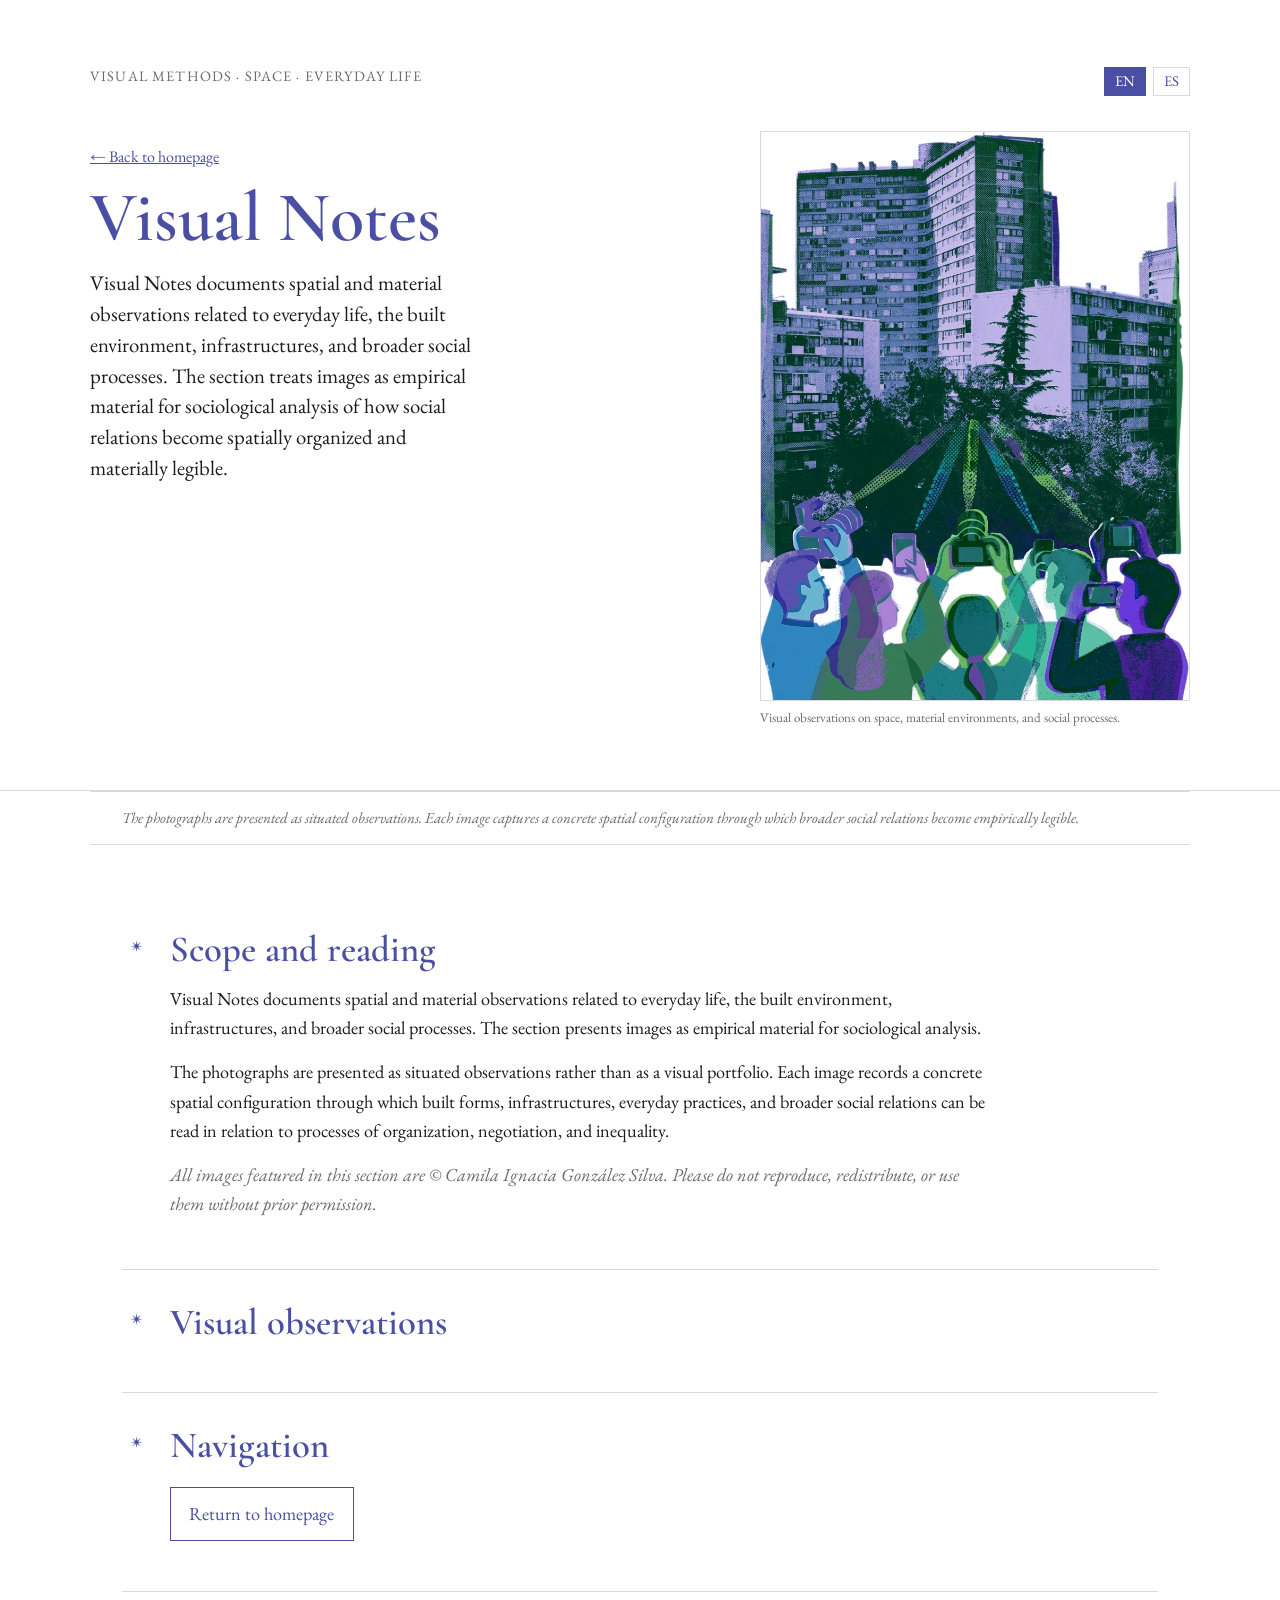
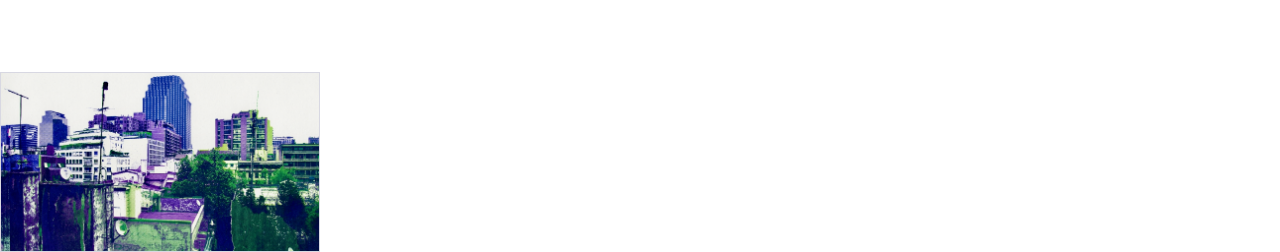
<file: visual_notes.template.html>
<!DOCTYPE html>
<!--
  Plantilla base para generar visual_notes.html automáticamente.

  CÓMO FUNCIONA:
  1. Este archivo define la estructura general de la página.
  2. El script generate_visual_notes.py lee visual_notes.json.
  3. Luego inserta automáticamente el bloque del archivo visual en la zona designada.
  4. El resultado final se guarda como visual_notes.html.

  IMPORTANTE:
  - No borres la zona designada para inserción automática dentro de la sección de observaciones visuales.
  - Sí puedes editar textos fijos como el título, introducción o navegación.
-->

<html lang="en" data-lang="en">
<head>
  <meta charset="UTF-8">
  <meta name="viewport" content="width=device-width, initial-scale=1.0">
  <title>Visual Notes | Camila Ignacia González Silva</title>
  <meta name="description" content="Visual Notes documents spatial and material observations on everyday life, the built environment, infrastructures, and broader social processes through images treated as empirical material for sociological analysis.">
  <link rel="stylesheet" href="assets/css/style.css">
</head>

<body>
  <header class="hero">
    <div class="hero-inner">
      <div class="hero-topline">
        <p class="eyebrow">
  <span class="lang lang-en" lang="en">Visual Methods · Space · Everyday Life</span>
  <span class="lang lang-es" lang="es">Metodologías visuales · Espacio · Vida cotidiana</span>
</p>

        <div class="language-switch" aria-label="Language switcher">
          <button class="lang-btn active" data-lang="en" type="button" aria-pressed="true">EN</button>
          <button class="lang-btn" data-lang="es" type="button" aria-pressed="false">ES</button>
        </div>
      </div>

      <div class="hero-grid">
        <div class="hero-text">
          <p>
            <a href="index.html">
              <span class="lang lang-en" lang="en">← Back to homepage</span>
              <span class="lang lang-es" lang="es">← Volver a la página principal</span>
            </a>
          </p>

          <h1>
            <span class="lang lang-en" lang="en">Visual Notes</span>
            <span class="lang lang-es" lang="es">Notas visuales</span>
          </h1>

          <p class="lead lang lang-en" lang="en">
            Visual Notes documents spatial and material observations related to everyday life, the built environment, infrastructures, and broader social processes. The section treats images as empirical material for sociological analysis of how social relations become spatially organized and materially legible.
          </p>

          <p class="lead lang lang-es" lang="es">
            Visual Notes documenta observaciones espaciales y materiales vinculadas con la vida cotidiana, el entorno construido, las infraestructuras y procesos sociales más amplios. La sección trata las imágenes como material empírico para un análisis sociológico de cómo las relaciones sociales se organizan espacialmente y se vuelven legibles en su materialidad.
          </p>
        </div>

        <figure class="hero-image hero-image-color">
          <img src="assets/img/photovoice.png" alt="Collage-style image evoking built space, infrastructures, everyday life, and the social organization of space">
         <figcaption>
  <span class="lang lang-en" lang="en">Visual observations on space, material environments, and social processes.</span>
  <span class="lang lang-es" lang="es">Observaciones visuales sobre espacio, entornos materiales y procesos sociales.</span>
</figcaption>
        </figure>
      </div>
    </div>
  </header>

  <div class="site-note">
    <p class="lang lang-en" lang="en">The photographs are presented as situated observations. Each image captures a concrete spatial configuration through which broader social relations become empirically legible.</p>
    <p class="lang lang-es" lang="es">Las fotografías se presentan como observaciones situadas. Cada imagen capta una configuración espacial concreta a través de la cual relaciones sociales más amplias se vuelven empíricamente legibles.</p>
  </div>

  <main>
    <section class="content-section">
      <div class="section-label" aria-hidden="true">✴︎</div>

      <div class="section-body">
        <h2>
          <span class="lang lang-en" lang="en">Scope and reading</span>
          <span class="lang lang-es" lang="es">Alcance y lectura</span>
        </h2>

        <p class="lang lang-en" lang="en">
          Visual Notes documents spatial and material observations related to everyday life, the built environment, infrastructures, and broader social processes. The section presents images as empirical material for sociological analysis.
        </p>

        <p class="lang lang-es" lang="es">
          Visual Notes documenta observaciones espaciales y materiales vinculadas con la vida cotidiana, el entorno construido, las infraestructuras y procesos sociales más amplios. La sección presenta las imágenes como material empírico para el análisis sociológico.
        </p>

        <p class="lang lang-en" lang="en">
          The photographs are presented as situated observations rather than as a visual portfolio. Each image records a concrete spatial configuration through which built forms, infrastructures, everyday practices, and broader social relations can be read in relation to processes of organization, negotiation, and inequality.
        </p>

        <p class="lang lang-es" lang="es">
          Las fotografías se presentan como observaciones situadas y no como portafolio visual. Cada imagen registra una configuración espacial concreta a través de la cual formas construidas, infraestructuras, prácticas cotidianas y relaciones sociales más amplias pueden leerse en relación con procesos de organización, negociación y desigualdad.
        </p>

        <p class="site-rights-note">
          <span class="lang lang-en" lang="en">
            All images featured in this section are © Camila Ignacia González Silva. Please do not reproduce, redistribute, or use them without prior permission.
          </span>
          <span class="lang lang-es" lang="es">
            Todas las imágenes de esta sección son © Camila Ignacia González Silva. Por favor, no reproducir, redistribuir ni utilizar sin autorización previa.
          </span>
        </p>
      </div>
    </section>

    <section class="content-section">
      <div class="section-label" aria-hidden="true">✴︎</div>

      <div class="section-body">
        <h2>
          <span class="lang lang-en" lang="en">Visual observations</span>
          <span class="lang lang-es" lang="es">Observaciones visuales</span>
        </h2>

        <!-- El script inserta automáticamente aquí los grupos y tarjetas del archivo visual. -->
        <!-- VISUAL_NOTES_AUTO_CONTENT -->
      </div>
    </section>

    <section class="content-section">
      <div class="section-label" aria-hidden="true">✴︎</div>

      <div class="section-body">
        <h2>
          <span class="lang lang-en" lang="en">Navigation</span>
          <span class="lang lang-es" lang="es">Navegación</span>
        </h2>

        <p>
          <a class="cv-link" href="index.html">
            <span class="lang lang-en" lang="en">Return to homepage</span>
            <span class="lang lang-es" lang="es">Volver a la página principal</span>
          </a>
        </p>
      </div>
    </section>
  </main>

  <section class="closing-image">
    <img src="assets/img/web-1.png" alt="Urban visual composition in blue, green, and violet tones">
  </section>

  <script>
    const buttons = document.querySelectorAll('.lang-btn');
    const root = document.documentElement;

    function setLanguage(lang) {
      root.setAttribute('data-lang', lang);
      localStorage.setItem('site-language', lang);

      buttons.forEach(btn => {
        const isActive = btn.dataset.lang === lang;
        btn.classList.toggle('active', isActive);
        btn.setAttribute('aria-pressed', isActive ? 'true' : 'false');
      });
    }

    const savedLanguage = localStorage.getItem('site-language') || 'en';
    setLanguage(savedLanguage);

    buttons.forEach(btn => {
      btn.addEventListener('click', () => {
        setLanguage(btn.dataset.lang);
      });
    });
  </script>
</body>
</html>
</file>
<file: assets/css/style.css>
@import url('https://fonts.googleapis.com/css2?family=Cormorant+Garamond:wght@400;500;600;700&family=EB+Garamond:wght@400;500;600;700&display=swap');

:root {
  --bg: #ffffff;
  --text: #1c1b1f;
  --accent: #4b4fa3;
  --accent-soft: #6a6fc2;
  --muted: #6a6a73;
  --line: #d8d8e2;
  --card: #f6f6fb;
}

* {
  box-sizing: border-box;
}

html {
  scroll-behavior: smooth;
}

body {
  margin: 0;
  background: var(--bg);
  color: var(--text);
  font-family: "EB Garamond", "Cormorant Garamond", Garamond, serif;
  line-height: 1.62;
}

img {
  max-width: 100%;
  height: auto;
  display: block;
}

a {
  color: var(--accent);
}

/* Language switch */
.language-switch {
  display: flex;
  gap: 0.45rem;
  align-items: center;
  flex: 0 0 auto;
}

.lang-btn {
  background: transparent;
  border: 1px solid var(--line);
  color: var(--accent);
  font-family: "EB Garamond", "Cormorant Garamond", Garamond, serif;
  font-size: 0.92rem;
  line-height: 1;
  padding: 0.38rem 0.62rem;
  cursor: pointer;
  transition: background 0.2s ease, color 0.2s ease, border-color 0.2s ease;
}

.lang-btn:hover,
.lang-btn:focus,
.lang-btn.active {
  background: var(--accent);
  color: #ffffff;
  border-color: var(--accent);
}

.lang {
  display: none;
}

html[data-lang="en"] .lang-en {
  display: inline;
}

html[data-lang="es"] .lang-es {
  display: inline;
}

html[data-lang="en"] p.lang-en,
html[data-lang="es"] p.lang-es,
html[data-lang="en"] div.lang-en,
html[data-lang="es"] div.lang-es {
  display: block;
}

/* Hero */
.hero {
  padding: 4.2rem 2rem 4rem 2rem;
  border-bottom: 1px solid var(--line);
}

.hero-inner {
  max-width: 1100px;
  margin: 0 auto;
}

.hero-topline {
  width: 100%;
  display: flex;
  justify-content: space-between;
  align-items: flex-start;
  gap: 1rem;
  margin-bottom: 2rem;
}

.eyebrow {
  margin: 0;
  color: var(--muted);
  font-size: 0.9rem;
  letter-spacing: 0.08em;
  text-transform: uppercase;
  line-height: 1.3;
  flex: 1 1 auto;
}

.hero-grid {
  display: grid;
  grid-template-columns: minmax(0, 1.1fr) minmax(320px, 0.9fr);
  gap: 2.5rem;
  align-items: start;
}

.hero-text {
  padding-top: 0;
  max-width: 44rem;
}

h1 {
  margin: 0;
  font-family: "Cormorant Garamond", "EB Garamond", Garamond, serif;
  font-size: clamp(2.8rem, 6vw, 4.4rem);
  line-height: 0.92;
  color: var(--accent);
  font-weight: 600;
  max-width: 16ch;
  text-wrap: balance;
}

.lead {
  max-width: 42ch;
  font-size: clamp(1.04rem, 2vw, 1.3rem);
  line-height: 1.48;
  margin-top: 1.1rem;
  margin-bottom: 1.8rem;
  text-wrap: pretty;
}

.main-nav {
  display: flex;
  flex-wrap: wrap;
  align-items: center;
  gap: 0.55rem;
  margin-top: 1.2rem;
}

.nav-separator {
  display: inline-flex;
  align-items: center;
  justify-content: center;
  font-family: "Apple Symbols", "Segoe UI Symbol", "Noto Sans Symbols 2", "Arial Unicode MS", sans-serif;
  font-size: 0.82rem;
  line-height: 1;
  color: var(--accent);
  transform: translateY(-0.02em);
}

.main-nav a {
  color: var(--accent);
  text-decoration: none;
  font-size: 1rem;
  border-bottom: 1px solid transparent;
  transition: border-color 0.2s ease, color 0.2s ease;
}

.main-nav a:hover,
.main-nav a:focus {
  color: var(--accent-soft);
  border-bottom: 1px solid var(--accent-soft);
}

.hero-image {
  max-width: 430px;
  width: 100%;
  margin: 0 0 0 auto;
  padding-top: 0.2rem;
}

.hero-image img {
  border: 1px solid var(--line);
}

.hero-image figcaption {
  margin-top: 0.45rem;
  font-size: 0.82rem;
  line-height: 1.35;
  color: var(--muted);
  text-align: left;
}

/* Site note */
.site-note {
  max-width: 1100px;
  margin: 0 auto;
  padding: 0.85rem 2rem;
  border-top: 1px solid var(--line);
  border-bottom: 1px solid var(--line);
}

.site-note p {
  margin: 0;
  font-size: 0.95rem;
  color: var(--muted);
  font-style: italic;
}

/* Main content */
main {
  max-width: 1100px;
  margin: 0 auto;
  padding: 3.2rem 2rem 5rem 2rem;
}

.content-section {
  display: grid;
  grid-template-columns: 28px minmax(0, 1fr);
  gap: 1.25rem;
  padding: 2.2rem 0;
  border-bottom: 1px solid var(--line);
  align-items: start;
}

.section-label {
  display: flex;
  align-items: flex-start;
  justify-content: center;
  font-family: "Apple Symbols", "Segoe UI Symbol", "Noto Sans Symbols 2", "Arial Unicode MS", sans-serif;
  font-size: 1rem;
  line-height: 1;
  color: var(--accent);
  padding-top: 0.45rem;
  min-width: 28px;
}

.section-body h2 {
  margin-top: 0;
  margin-bottom: 0.95rem;
  font-family: "Cormorant Garamond", "EB Garamond", Garamond, serif;
  font-size: 2.3rem;
  line-height: 1;
  color: var(--accent);
  font-weight: 600;
}

.section-body p {
  font-size: 1.14rem;
  max-width: 820px;
  margin-top: 0;
  margin-bottom: 0.9rem;
}

/* Research interests layout */
.interests-layout {
  display: grid;
  grid-template-columns: minmax(0, 1fr) minmax(260px, 360px);
  gap: 1.5rem;
  align-items: start;
}

.interests-text {
  min-width: 0;
}

.interests-image {
  margin: 0;
  width: 100%;
}

.interests-image img {
  width: 100%;
  height: auto;
  display: block;
}

/* Selected projects layout */
.projects-layout {
  display: grid;
  grid-template-columns: minmax(0, 1fr) minmax(260px, 360px);
  gap: 1.5rem;
  align-items: start;
}

.projects-text {
  min-width: 0;
}

.projects-image {
  margin: 0;
  width: 100%;
}

.projects-image img {
  width: 100%;
  height: auto;
  display: block;
}

/* Projects subsection title */
.projects-subtitle {
  margin-top: 1.4rem;
  margin-bottom: 0.8rem;
  font-family: "Cormorant Garamond", "EB Garamond", Garamond, serif;
  font-size: 1.5rem;
  line-height: 1.1;
  color: var(--accent);
  font-weight: 600;
}

.projects-subtitle a {
  color: var(--accent);
  text-decoration: none;
  border-bottom: 1px solid transparent;
  transition: color 0.2s ease, border-color 0.2s ease;
}

.projects-subtitle a:hover,
.projects-subtitle a:focus {
  color: var(--accent-soft);
  border-bottom: 1px solid var(--accent-soft);
}

/* Links inside project cards */
.project-card h3 a {
  color: inherit;
  text-decoration: none;
  border-bottom: 1px solid transparent;
  transition: color 0.2s ease, border-color 0.2s ease;
}

.project-card h3 a:hover,
.project-card h3 a:focus {
  color: var(--accent-soft);
  border-bottom: 1px solid var(--accent-soft);
}

/* Contact section with image on the right */
.contact-layout {
  display: grid;
  grid-template-columns: minmax(0, 1fr) minmax(260px, 360px);
  gap: 1.5rem;
  align-items: start;
}

.contact-text {
  min-width: 0;
}

.contact-image {
  margin: 0;
  width: 100%;
}

.contact-image img {
  width: 100%;
  height: auto;
  display: block;
}

/* Project cards */
.project-card {
  background: var(--card);
  border-left: 3px solid var(--accent);
  padding: 1rem 1.2rem;
  margin-bottom: 1rem;
}

.project-card h3 {
  margin-top: 0;
  margin-bottom: 0.45rem;
  font-size: 1.45rem;
  color: var(--accent);
  font-weight: 600;
}

.project-card p {
  margin-bottom: 0;
  font-size: 1.05rem;
}

/* Project card with image */
.project-card-with-image {
  display: grid;
  grid-template-columns: minmax(0, 1fr) clamp(160px, 24vw, 280px);
  gap: 1.2rem;
  align-items: stretch;
}

.project-card-text {
  min-width: 0;
}

.project-card-image {
  margin: 0;
  width: 100%;
  height: 100%;
  display: flex;
  align-items: center;
  justify-content: center;
}

.project-card-image img {
  width: 100%;
  height: 100%;
  max-height: 100%;
  object-fit: contain;
  display: block;
}

/* Visual notes rights */
.site-rights-note {
  margin-top: 0.4rem;
  margin-bottom: 1.2rem;
  font-size: 0.98rem;
  color: var(--muted);
  font-style: italic;
  max-width: 780px;
}

/* Visual archive groups by place */
.visual-archive-group {
  margin-top: 2rem;
}

.visual-archive-group:first-of-type {
  margin-top: 0.5rem;
}

.visual-archive-group .projects-subtitle {
  margin-top: 0;
  margin-bottom: 0.9rem;
}

/* Visual notes grid */
.visual-notes-grid {
  display: grid;
  grid-template-columns: repeat(3, minmax(0, 1fr));
  gap: 1.2rem;
  align-items: start;
}

.visual-note-card {
  margin: 0;
  display: flex;
  flex-direction: column;
  gap: 0.55rem;
}

.visual-note-card a {
  display: block;
  text-decoration: none;
  border-bottom: none;
}

.visual-note-card img {
  width: 100%;
  height: auto;
  border: 1px solid var(--line);
}

.visual-note-card figcaption {
  font-size: 0.92rem;
  line-height: 1.35;
  color: var(--muted);
  text-align: left;
}

/* Visual notes preview on homepage */
.visual-preview-layout {
  display: grid;
  grid-template-columns: minmax(0, 0.95fr) minmax(0, 1.05fr);
  gap: 1.5rem;
  align-items: start;
}

.visual-preview-text {
  min-width: 0;
}

.visual-preview-grid {
  display: grid;
  grid-template-columns: repeat(3, minmax(0, 1fr));
  gap: 1rem;
  align-items: start;
}

.visual-preview-card {
  margin: 0;
  display: flex;
  flex-direction: column;
  gap: 0.55rem;
}

.visual-preview-card a {
  display: block;
  text-decoration: none;
  border-bottom: none;
}

.visual-preview-card img {
  width: 100%;
  height: auto;
  border: 1px solid var(--line);
}

.visual-preview-card figcaption {
  font-size: 0.9rem;
  line-height: 1.35;
  color: var(--muted);
  text-align: left;
}

/* CV button */
.cv-link {
  display: inline-block;
  margin-top: 0.4rem;
  padding: 0.72rem 1.15rem;
  border: 1px solid var(--accent);
  color: var(--accent);
  text-decoration: none;
  transition: background 0.2s ease, color 0.2s ease;
}

.cv-link:hover,
.cv-link:focus {
  background: var(--accent);
  color: #ffffff;
}

/* Contact */
.contact-links a {
  color: var(--accent);
  text-decoration: none;
  margin-right: 1rem;
}

.contact-links a:hover,
.contact-links a:focus {
  text-decoration: underline;
}

/* =========================================================
   CIERRE DEL SITIO: NOTA FINAL + IMAGEN
   Imagen a la izquierda, texto a la derecha
   ========================================================= */

.closing-wrap {
  max-width: 1100px;
  margin: 0 auto;
  padding: 2.4rem 2rem 4rem 2rem;
  border-top: 1px solid var(--line);
}

.closing-wrap .section-body {
  width: 100%;
}

.closing-layout {
  display: grid;
  grid-template-columns: minmax(220px, 0.75fr) minmax(0, 1.25fr);
  gap: 1.5rem;
  align-items: start;
}

.closing-image {
  margin: 0;
  width: 100%;
}

.closing-image img {
  width: 100%;
  max-width: 320px;
  height: auto;
  display: block;
  object-fit: contain;
  border: 1px solid var(--line);
}

.closing-text {
  min-width: 0;
}

.closing-text p {
  margin-top: 0;
  margin-bottom: 0.85rem;
  color: #8b90d8;
  font-style: italic;
  font-size: 1rem;
  line-height: 1.55;
  max-width: 100%;
}

.closing-text strong {
  color: #8b90d8;
  font-style: italic;
  font-weight: 600;
}

/* Tablet */
@media (max-width: 900px) {
  .hero {
    padding: 3.4rem 1.5rem 3rem 1.5rem;
  }

  .hero-topline {
    flex-direction: column;
    align-items: flex-start;
    gap: 0.8rem;
    margin-bottom: 1.5rem;
  }

  .hero-grid {
    grid-template-columns: 1fr;
    gap: 2rem;
  }

  .hero-text {
    max-width: 100%;
  }

  .hero-image {
    max-width: 420px;
    margin: 0;
    padding-top: 0;
  }

  h1 {
    max-width: 100%;
    font-size: clamp(2.6rem, 8vw, 3.5rem);
  }

  .lead {
    max-width: 46ch;
  }

  .site-note {
    padding: 0.85rem 1.5rem;
  }

  main {
    padding: 2.6rem 1.5rem 4rem 1.5rem;
  }

  .closing-wrap {
    padding: 2rem 1.5rem 3.5rem 1.5rem;
  }

  .closing-layout {
    grid-template-columns: 1fr;
    gap: 1.2rem;
  }

  .closing-image img {
    max-width: 300px;
  }

  .interests-layout {
    grid-template-columns: 1fr;
    gap: 1rem;
  }

  .interests-image {
    max-width: 420px;
  }

  .projects-layout {
    grid-template-columns: 1fr;
    gap: 1rem;
  }

  .projects-image {
    max-width: 420px;
  }

  .projects-subtitle {
    font-size: 1.4rem;
    margin-top: 1.2rem;
  }

  .visual-preview-layout {
    grid-template-columns: 1fr;
    gap: 1.2rem;
  }

  .visual-preview-grid {
    grid-template-columns: repeat(3, minmax(0, 1fr));
    gap: 0.9rem;
  }

  .visual-notes-grid {
    grid-template-columns: repeat(2, minmax(0, 1fr));
    gap: 1rem;
  }

  /* Contact responsive: text first, image below */
  .contact-layout {
    grid-template-columns: 1fr;
    gap: 1rem;
  }

  .contact-image {
    max-width: 420px;
  }

  .content-section {
    grid-template-columns: 20px 1fr;
    gap: 0.9rem;
    padding: 1.8rem 0;
  }

  .section-label {
    font-size: 0.95rem;
    padding-top: 0.35rem;
    min-width: 20px;
  }

  .section-body h2 {
    font-size: 2rem;
  }

  .section-body p {
    font-size: 1.05rem;
  }
}

/* Mobile */
@media (max-width: 640px) {
  .hero {
    padding: 2.6rem 1.2rem 2.3rem 1.2rem;
  }

  .hero-topline {
    gap: 0.7rem;
  }

  .lang-btn {
    font-size: 0.86rem;
    padding: 0.34rem 0.56rem;
  }

  .eyebrow {
    font-size: 0.8rem;
    letter-spacing: 0.06em;
  }

  h1 {
    max-width: 100%;
    font-size: clamp(2.3rem, 10vw, 3rem);
    line-height: 0.96;
  }

  .lead {
    max-width: 100%;
    font-size: 1.02rem;
    margin-top: 1rem;
    margin-bottom: 1.4rem;
  }

  .main-nav {
    gap: 0.5rem;
  }

  .nav-separator {
    font-size: 0.72rem;
  }

  .main-nav a {
    font-size: 0.95rem;
  }

  .hero-image {
    max-width: 100%;
  }

  .hero-image figcaption {
    font-size: 0.82rem;
  }

  .site-note {
    padding: 0.8rem 1.2rem;
  }

  .site-note p {
    font-size: 0.9rem;
  }

  main {
    padding: 2rem 1.2rem 3rem 1.2rem;
  }

  .closing-wrap {
    padding: 1.8rem 1.2rem 3rem 1.2rem;
  }

  .closing-layout {
    grid-template-columns: 1fr;
    gap: 1rem;
  }

  .closing-image img {
    max-width: 240px;
  }

  .closing-text p {
    font-size: 0.95rem;
  }

  .interests-image {
    max-width: 100%;
  }

  .projects-image {
    max-width: 100%;
  }

  .projects-subtitle {
    font-size: 1.25rem;
    margin-top: 1rem;
    margin-bottom: 0.7rem;
  }

  .project-card-with-image {
    grid-template-columns: 1fr;
  }

  .project-card-image {
    height: auto;
    max-width: 220px;
  }

  .project-card-image img {
    height: auto;
  }

  .visual-preview-grid {
    grid-template-columns: 1fr;
    gap: 0.9rem;
  }

  .visual-preview-card figcaption {
    font-size: 0.88rem;
  }

  .visual-notes-grid {
    grid-template-columns: 1fr;
    gap: 0.9rem;
  }

  .visual-note-card figcaption {
    font-size: 0.88rem;
  }

  /* Contact responsive: full width image below text */
  .contact-image {
    max-width: 100%;
  }

  .content-section {
    grid-template-columns: 18px 1fr;
    gap: 0.75rem;
    padding: 1.4rem 0;
  }

  .section-label {
    font-size: 0.9rem;
    padding-top: 0.3rem;
    min-width: 18px;
  }

  .section-body h2 {
    font-size: 1.7rem;
    margin-bottom: 0.7rem;
  }

  .section-body p,
  .project-card p {
    font-size: 1rem;
  }

  .project-card {
    padding: 0.9rem 1rem;
  }

  .project-card h3 {
    font-size: 1.2rem;
  }

  .cv-link {
    width: 100%;
    text-align: center;
  }

  .contact-links a {
    display: inline-block;
    margin-right: 0.7rem;
    margin-bottom: 0.3rem;
  }
}
</file>
